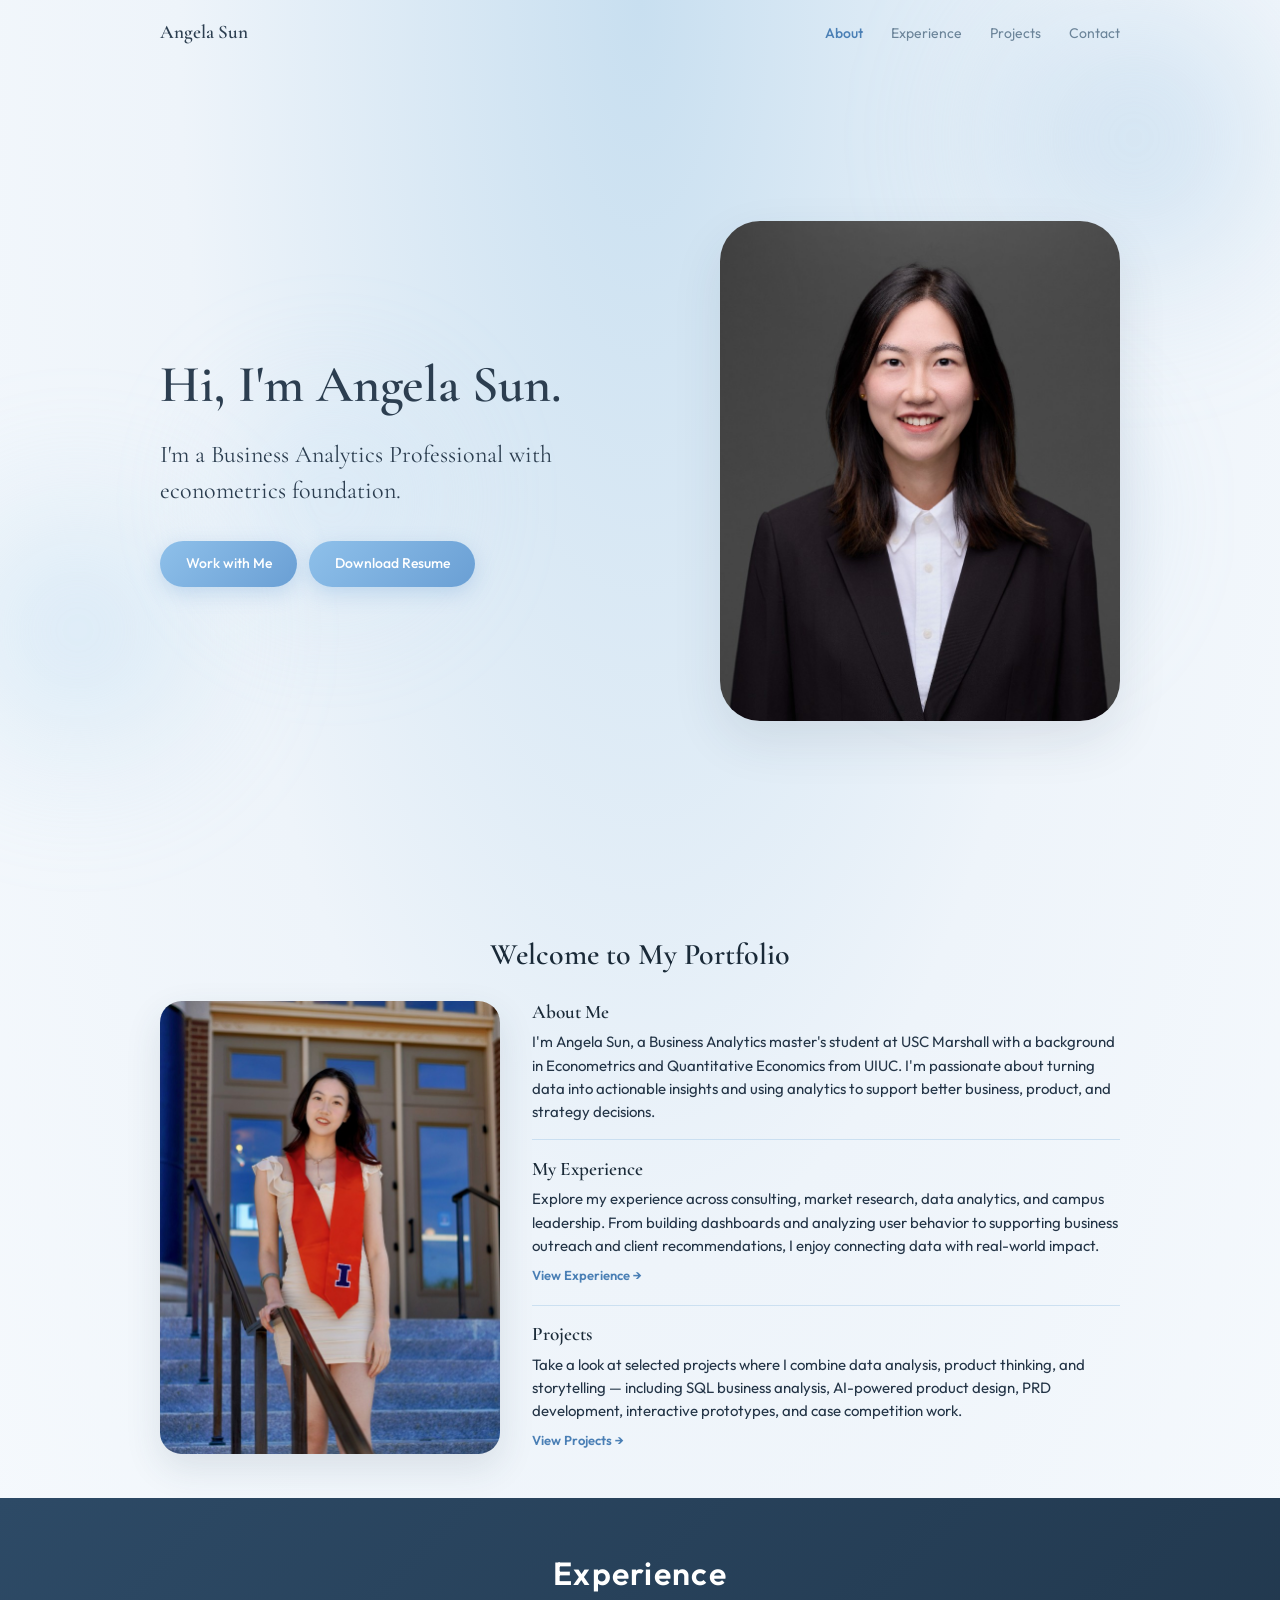
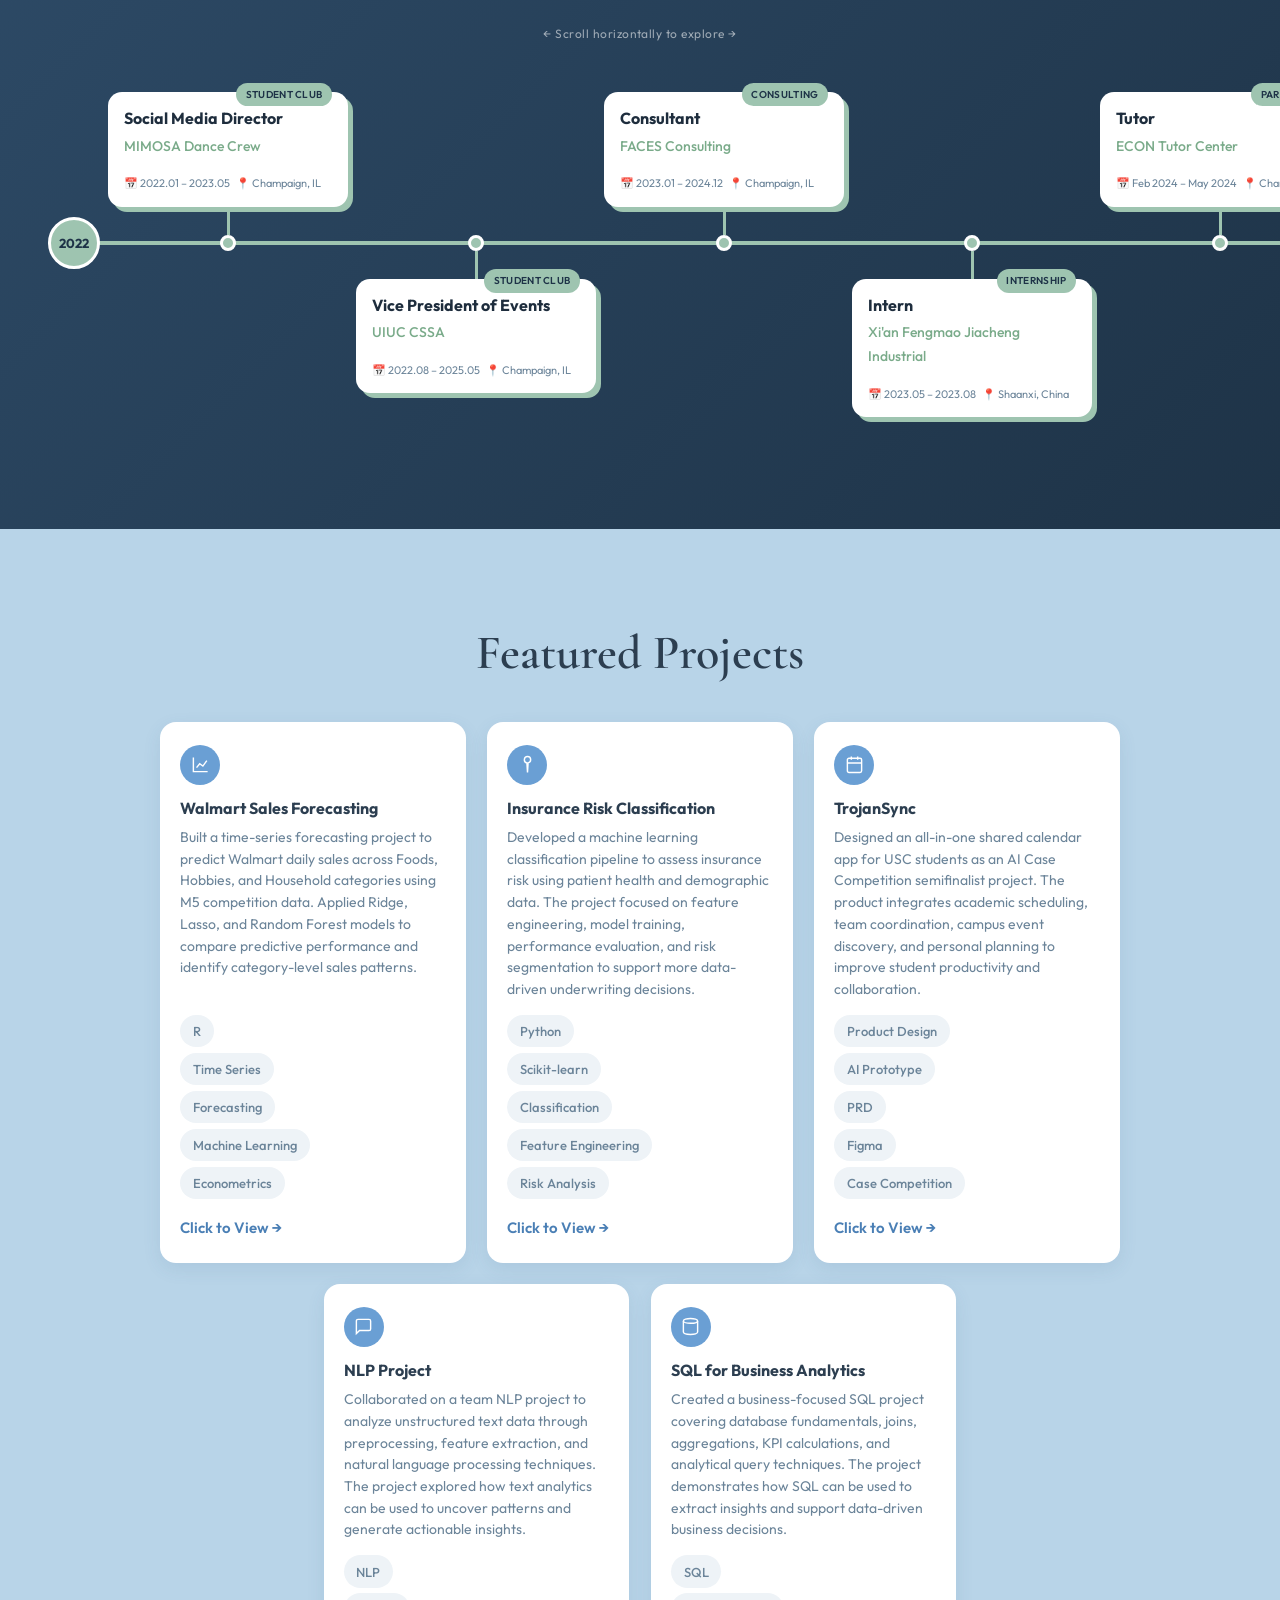
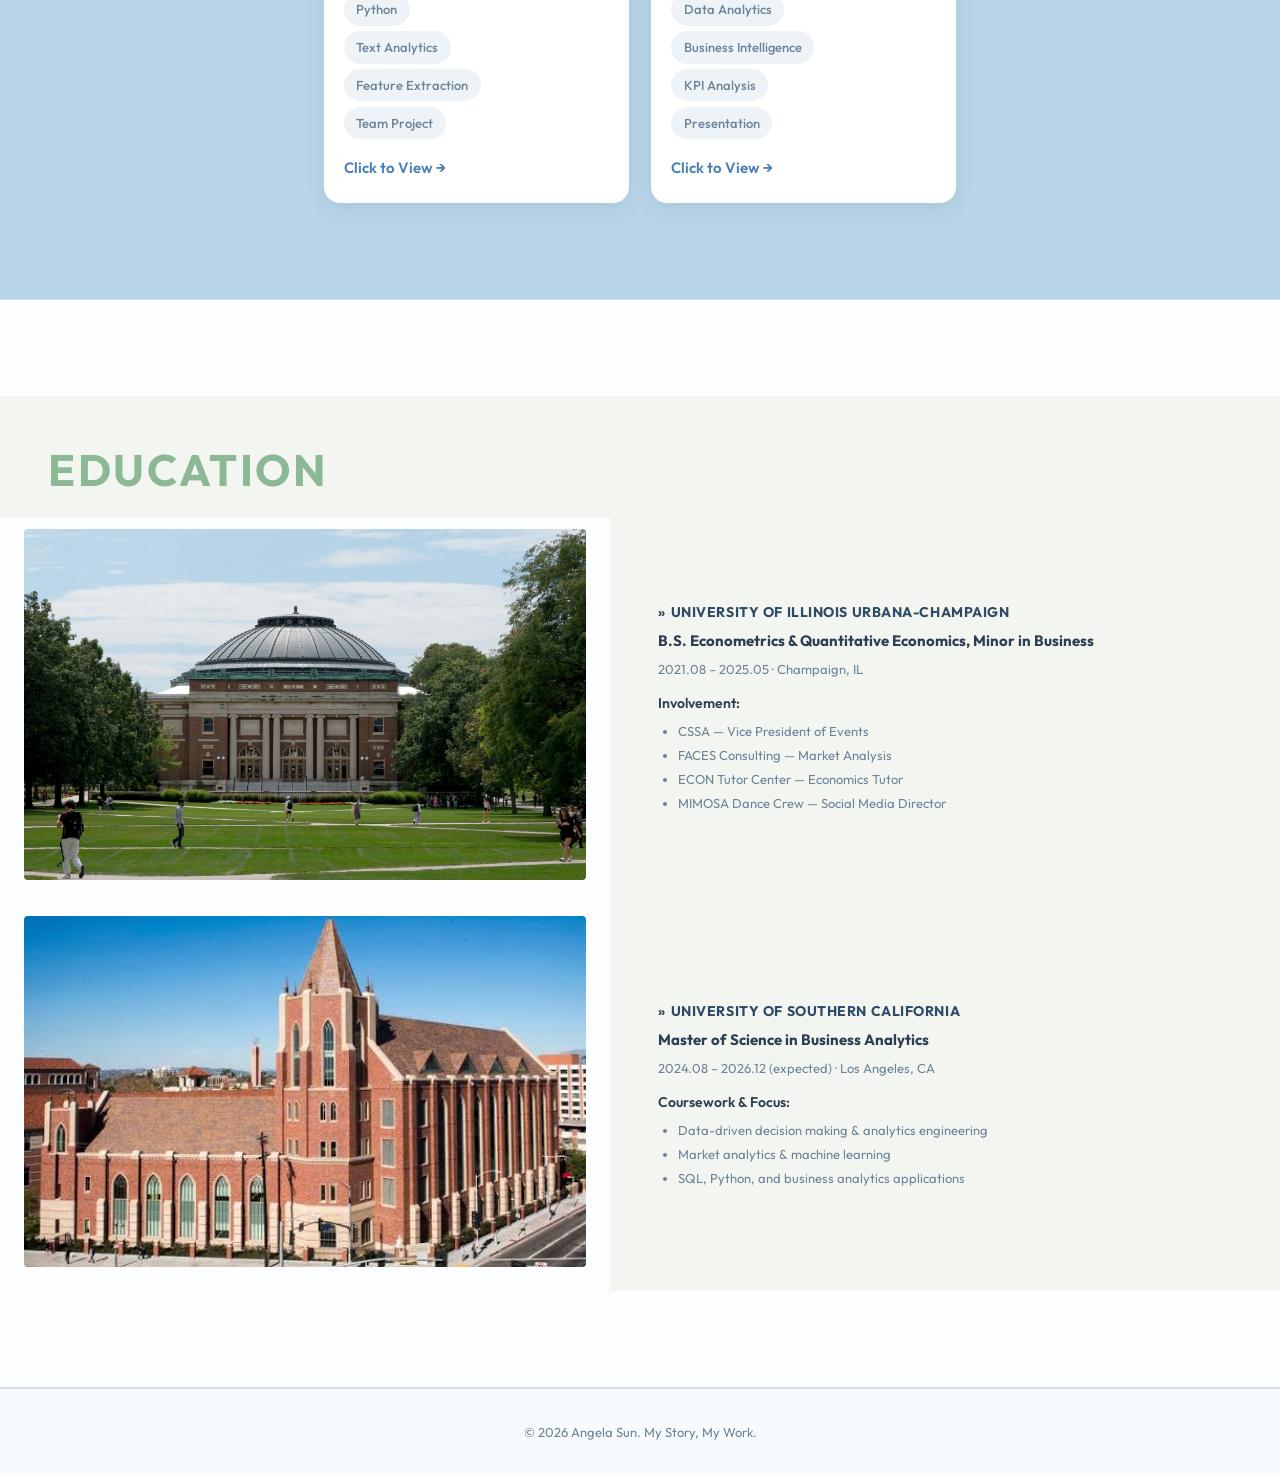
<file: index.html>
<!DOCTYPE html>
<html lang="en">
<head>
  <meta charset="UTF-8">
  <meta name="viewport" content="width=device-width, initial-scale=1.0">
  <meta name="description" content="Angela Sun — MSBA candidate at USC Marshall. Business analytics, data science, and portfolio projects.">
  <title>Angela Sun | About</title>
  <link rel="preconnect" href="https://fonts.googleapis.com">
  <link rel="preconnect" href="https://fonts.gstatic.com" crossorigin>
  <link href="https://fonts.googleapis.com/css2?family=Cormorant+Garamond:ital,wght@0,400;0,600;1,400&family=Outfit:wght@300;400;500;600&display=swap" rel="stylesheet">
  <link rel="stylesheet" href="css/style.css">
</head>
<body class="page-about">
  <div class="aura-bg" aria-hidden="true">
    <span class="blob blob-1"></span>
    <span class="blob blob-2"></span>
    <span class="blob blob-3"></span>
    <span class="blob blob-4"></span>
  </div>

  <header class="site-header" id="top">
    <nav class="nav container">
      <a href="index.html" class="nav-logo">Angela Sun</a>
      <button class="nav-toggle" aria-label="Toggle menu" aria-expanded="false">
        <span></span><span></span><span></span>
      </button>
      <ul class="nav-links">
        <li><a href="index.html" aria-current="page">About</a></li>
        <li><a href="experience.html">Experience</a></li>
        <li><a href="projects.html">Projects</a></li>
        <li><a href="contact.html">Contact</a></li>
      </ul>
    </nav>
  </header>

  <main>
    <!-- Section 1: Hero -->
    <section class="hero" id="hero">
      <div class="container hero-inner">
        <div class="hero-copy">
          <h1 class="hero-title">Hi, I'm Angela Sun.</h1>
          <p class="hero-subtitle">I'm a Business Analytics Professional with econometrics foundation.</p>
          <div class="hero-actions">
            <a href="contact.html" class="btn btn-hero">Work with Me</a>
            <a href="resume/Huiyi_Angela_Sun_Resume_2026.pdf" class="btn btn-hero-outline" download>Download Resume</a>
          </div>
        </div>
        <div class="hero-photo">
          <div class="hero-photo-frame">
            <img
              class="avatar-photo-hero"
              src="images/angela-headshot.png"
              alt="Portrait of Angela Sun"
              width="400"
              height="500"
            />
          </div>
        </div>
      </div>
    </section>

    <!-- Section 2: Welcome — photo left, text columns right -->
    <section class="welcome panel-section" id="welcome">
      <div class="container">
        <h2 class="section-title-center">Welcome to My Portfolio</h2>
        <div class="welcome-layout">
          <div class="welcome-photo">
            <div class="welcome-photo-frame">
              <img
                class="welcome-photo-img"
                src="images/angela-graduation.png"
                alt="Angela Sun in graduation regalia at UIUC"
                width="360"
                height="480"
              />
            </div>
          </div>
          <div class="welcome-columns">
            <article class="intro-card intro-card--stacked">
              <h3 class="intro-heading">About Me</h3>
              <p>I'm Angela Sun, a Business Analytics master's student at USC Marshall with a background in Econometrics and Quantitative Economics from UIUC. I'm passionate about turning data into actionable insights and using analytics to support better business, product, and strategy decisions.</p>
            </article>
            <article class="intro-card intro-card--stacked">
              <h3 class="intro-heading">My Experience</h3>
              <p>Explore my experience across consulting, market research, data analytics, and campus leadership. From building dashboards and analyzing user behavior to supporting business outreach and client recommendations, I enjoy connecting data with real-world impact.</p>
              <a href="experience.html" class="intro-card-link">View Experience →</a>
            </article>
            <article class="intro-card intro-card--stacked">
              <h3 class="intro-heading">Projects</h3>
              <p>Take a look at selected projects where I combine data analysis, product thinking, and storytelling — including SQL business analysis, AI-powered product design, PRD development, interactive prototypes, and case competition work.</p>
              <a href="projects.html" class="intro-card-link">View Projects →</a>
            </article>
          </div>
        </div>
      </div>
    </section>

    <!-- Section 3: Experience — horizontal timeline -->
    <section class="experience-timeline" id="highlights">
      <div class="container">
        <h2 class="timeline-section-title">Experience</h2>
      </div>
      <p class="timeline-hint">← Scroll horizontally to explore →</p>
      <div class="timeline-h-scroll">
        <div class="timeline-h-track">
          <div class="timeline-h-line" aria-hidden="true"></div>

          <div class="timeline-h-year"><span>2022</span></div>

          <div class="timeline-col timeline-col--top">
            <article class="timeline-h-card">
              <span class="timeline-badge">Student Club</span>
              <h3 class="timeline-role">Social Media Director</h3>
              <p class="timeline-org">MIMOSA Dance Crew</p>
              <div class="timeline-meta">
                <span>📅 2022.01 – 2023.05</span>
                <span>📍 Champaign, IL</span>
              </div>
            </article>
            <div class="timeline-connector" aria-hidden="true"></div>
            <div class="timeline-dot" aria-hidden="true"></div>
          </div>

          <div class="timeline-col timeline-col--bottom">
            <div class="timeline-dot" aria-hidden="true"></div>
            <div class="timeline-connector" aria-hidden="true"></div>
            <article class="timeline-h-card">
              <span class="timeline-badge">Student Club</span>
              <h3 class="timeline-role">Vice President of Events</h3>
              <p class="timeline-org">UIUC CSSA</p>
              <div class="timeline-meta">
                <span>📅 2022.08 – 2025.05</span>
                <span>📍 Champaign, IL</span>
              </div>
            </article>
          </div>

          <div class="timeline-col timeline-col--top">
            <article class="timeline-h-card">
              <span class="timeline-badge">Consulting</span>
              <h3 class="timeline-role">Consultant</h3>
              <p class="timeline-org">FACES Consulting</p>
              <div class="timeline-meta">
                <span>📅 2023.01 – 2024.12</span>
                <span>📍 Champaign, IL</span>
              </div>
            </article>
            <div class="timeline-connector" aria-hidden="true"></div>
            <div class="timeline-dot" aria-hidden="true"></div>
          </div>

          <div class="timeline-col timeline-col--bottom">
            <div class="timeline-dot" aria-hidden="true"></div>
            <div class="timeline-connector" aria-hidden="true"></div>
            <article class="timeline-h-card">
              <span class="timeline-badge">Internship</span>
              <h3 class="timeline-role">Intern</h3>
              <p class="timeline-org">Xi'an Fengmao Jiacheng Industrial</p>
              <div class="timeline-meta">
                <span>📅 2023.05 – 2023.08</span>
                <span>📍 Shaanxi, China</span>
              </div>
            </article>
          </div>

          <div class="timeline-col timeline-col--top">
            <article class="timeline-h-card">
              <span class="timeline-badge">Part-Time</span>
              <h3 class="timeline-role">Tutor</h3>
              <p class="timeline-org">ECON Tutor Center</p>
              <div class="timeline-meta">
                <span>📅 Feb 2024 – May 2024</span>
                <span>📍 Champaign, IL</span>
              </div>
            </article>
            <div class="timeline-connector" aria-hidden="true"></div>
            <div class="timeline-dot" aria-hidden="true"></div>
          </div>

          <div class="timeline-col timeline-col--bottom">
            <div class="timeline-dot" aria-hidden="true"></div>
            <div class="timeline-connector" aria-hidden="true"></div>
            <article class="timeline-h-card">
              <span class="timeline-badge">Competition</span>
              <h3 class="timeline-role">Semi-Finalist · Team Lead</h3>
              <p class="timeline-org">AI Case Competition</p>
              <div class="timeline-meta">
                <span>📅 2025.09</span>
                <span>📍 Los Angeles, CA</span>
              </div>
            </article>
          </div>

          <div class="timeline-h-year"><span>2025</span></div>
        </div>
      </div>
    </section>

    <!-- Section 4: Featured Projects -->
    <section class="projects panel-section" id="projects">
      <div class="container">
        <h2 class="section-title-center section-title-large">Featured Projects</h2>
        <div class="project-cards-grid">
          <article class="project-card">
            <div class="project-card-icon" aria-hidden="true">
              <svg viewBox="0 0 24 24" fill="none" stroke="currentColor" stroke-width="1.8"><path d="M3 3v18h18"/><path d="M7 16l4-5 4 3 5-7"/></svg>
            </div>
            <h3 class="project-card-title">Walmart Sales Forecasting</h3>
            <p>Built a time-series forecasting project to predict Walmart daily sales across Foods, Hobbies, and Household categories using M5 competition data. Applied Ridge, Lasso, and Random Forest models to compare predictive performance and identify category-level sales patterns.</p>
            <ul class="project-tags">
              <li>R</li>
              <li>Time Series</li>
              <li>Forecasting</li>
              <li>Machine Learning</li>
              <li>Econometrics</li>
            </ul>
            <a href="https://github.com/huiyisun-angela/econ-491-walmart-sales-forecast" class="project-card-link" target="_blank" rel="noopener noreferrer">Click to View →</a>
          </article>
          <article class="project-card">
            <div class="project-card-icon" aria-hidden="true">
              <svg viewBox="0 0 24 24" fill="none" stroke="currentColor" stroke-width="1.8"><path d="M12 2a4 4 0 0 1 4 4c0 1.95-1.4 3.58-3.25 3.93L12 22l-.75-12.07A4.001 4.001 0 0 1 12 2z"/></svg>
            </div>
            <h3 class="project-card-title">Insurance Risk Classification</h3>
            <p>Developed a machine learning classification pipeline to assess insurance risk using patient health and demographic data. The project focused on feature engineering, model training, performance evaluation, and risk segmentation to support more data-driven underwriting decisions.</p>
            <ul class="project-tags">
              <li>Python</li>
              <li>Scikit-learn</li>
              <li>Classification</li>
              <li>Feature Engineering</li>
              <li>Risk Analysis</li>
            </ul>
            <a href="https://github.com/huiyisun-angela/insurance-ml-risk" class="project-card-link" target="_blank" rel="noopener noreferrer">Click to View →</a>
          </article>
          <article class="project-card">
            <div class="project-card-icon" aria-hidden="true">
              <svg viewBox="0 0 24 24" fill="none" stroke="currentColor" stroke-width="1.8"><rect x="3" y="4" width="18" height="18" rx="2"/><path d="M16 2v4M8 2v4M3 10h18"/></svg>
            </div>
            <h3 class="project-card-title">TrojanSync</h3>
            <p>Designed an all-in-one shared calendar app for USC students as an AI Case Competition semifinalist project. The product integrates academic scheduling, team coordination, campus event discovery, and personal planning to improve student productivity and collaboration.</p>
            <ul class="project-tags">
              <li>Product Design</li>
              <li>AI Prototype</li>
              <li>PRD</li>
              <li>Figma</li>
              <li>Case Competition</li>
            </ul>
            <a href="https://github.com/huiyisun-angela/trojansync" class="project-card-link" target="_blank" rel="noopener noreferrer">Click to View →</a>
          </article>
          <article class="project-card">
            <div class="project-card-icon" aria-hidden="true">
              <svg viewBox="0 0 24 24" fill="none" stroke="currentColor" stroke-width="1.8"><path d="M21 15a2 2 0 0 1-2 2H7l-4 4V5a2 2 0 0 1 2-2h14a2 2 0 0 1 2 2z"/></svg>
            </div>
            <h3 class="project-card-title">NLP Project</h3>
            <p>Collaborated on a team NLP project to analyze unstructured text data through preprocessing, feature extraction, and natural language processing techniques. The project explored how text analytics can be used to uncover patterns and generate actionable insights.</p>
            <ul class="project-tags">
              <li>NLP</li>
              <li>Python</li>
              <li>Text Analytics</li>
              <li>Feature Extraction</li>
              <li>Team Project</li>
            </ul>
            <a href="https://github.com/huiyisun-angela/nlpioneers" class="project-card-link" target="_blank" rel="noopener noreferrer">Click to View →</a>
          </article>
          <article class="project-card">
            <div class="project-card-icon" aria-hidden="true">
              <svg viewBox="0 0 24 24" fill="none" stroke="currentColor" stroke-width="1.8"><ellipse cx="12" cy="5" rx="9" ry="3"/><path d="M3 5v14c0 1.66 4 3 9 3s9-1.34 9-3V5"/></svg>
            </div>
            <h3 class="project-card-title">SQL for Business Analytics</h3>
            <p>Created a business-focused SQL project covering database fundamentals, joins, aggregations, KPI calculations, and analytical query techniques. The project demonstrates how SQL can be used to extract insights and support data-driven business decisions.</p>
            <ul class="project-tags">
              <li>SQL</li>
              <li>Data Analytics</li>
              <li>Business Intelligence</li>
              <li>KPI Analysis</li>
              <li>Presentation</li>
            </ul>
            <a href="https://github.com/huiyisun-angela/sql-presentation" class="project-card-link" target="_blank" rel="noopener noreferrer">Click to View →</a>
          </article>
        </div>
      </div>
    </section>

    <!-- Section 5: Education -->
    <section class="education panel-section section-alt" id="education">
      <div class="education-layout">
        <h2 class="education-heading">Education</h2>

        <article class="edu-row">
          <div class="edu-row-photo">
            <img
              class="edu-photo"
              src="images/uiuc-dome.png"
              alt="Foellinger Auditorium at University of Illinois Urbana-Champaign"
              width="600"
              height="375"
            />
          </div>
          <div class="edu-row-content">
            <h3 class="edu-school"><span class="edu-chevron" aria-hidden="true">&raquo;</span> University of Illinois Urbana-Champaign</h3>
            <p class="edu-degree">B.S. Econometrics &amp; Quantitative Economics, Minor in Business</p>
            <p class="edu-meta">2021.08 – 2025.05 · Champaign, IL</p>
            <p class="edu-subhead">Involvement:</p>
            <ul class="edu-list">
              <li>CSSA — Vice President of Events</li>
              <li>FACES Consulting — Market Analysis</li>
              <li>ECON Tutor Center — Economics Tutor</li>
              <li>MIMOSA Dance Crew — Social Media Director</li>
            </ul>
          </div>
        </article>

        <article class="edu-row">
          <div class="edu-row-photo">
            <img
              class="edu-photo"
              src="images/usc-campus.png"
              alt="USC campus building at University of Southern California"
              width="600"
              height="375"
            />
          </div>
          <div class="edu-row-content">
            <h3 class="edu-school"><span class="edu-chevron" aria-hidden="true">&raquo;</span> University of Southern California</h3>
            <p class="edu-degree">Master of Science in Business Analytics</p>
            <p class="edu-meta">2024.08 – 2026.12 (expected) · Los Angeles, CA</p>
            <p class="edu-subhead">Coursework &amp; Focus:</p>
            <ul class="edu-list">
              <li>Data-driven decision making &amp; analytics engineering</li>
              <li>Market analytics &amp; machine learning</li>
              <li>SQL, Python, and business analytics applications</li>
            </ul>
          </div>
        </article>
      </div>
    </section>
  </main>

  <footer class="site-footer">
    <div class="container">
      <p>&copy; 2026 Angela Sun. My Story, My Work.</p>
    </div>
  </footer>

  <script src="js/main.js"></script>
</body>
</html>
</file>
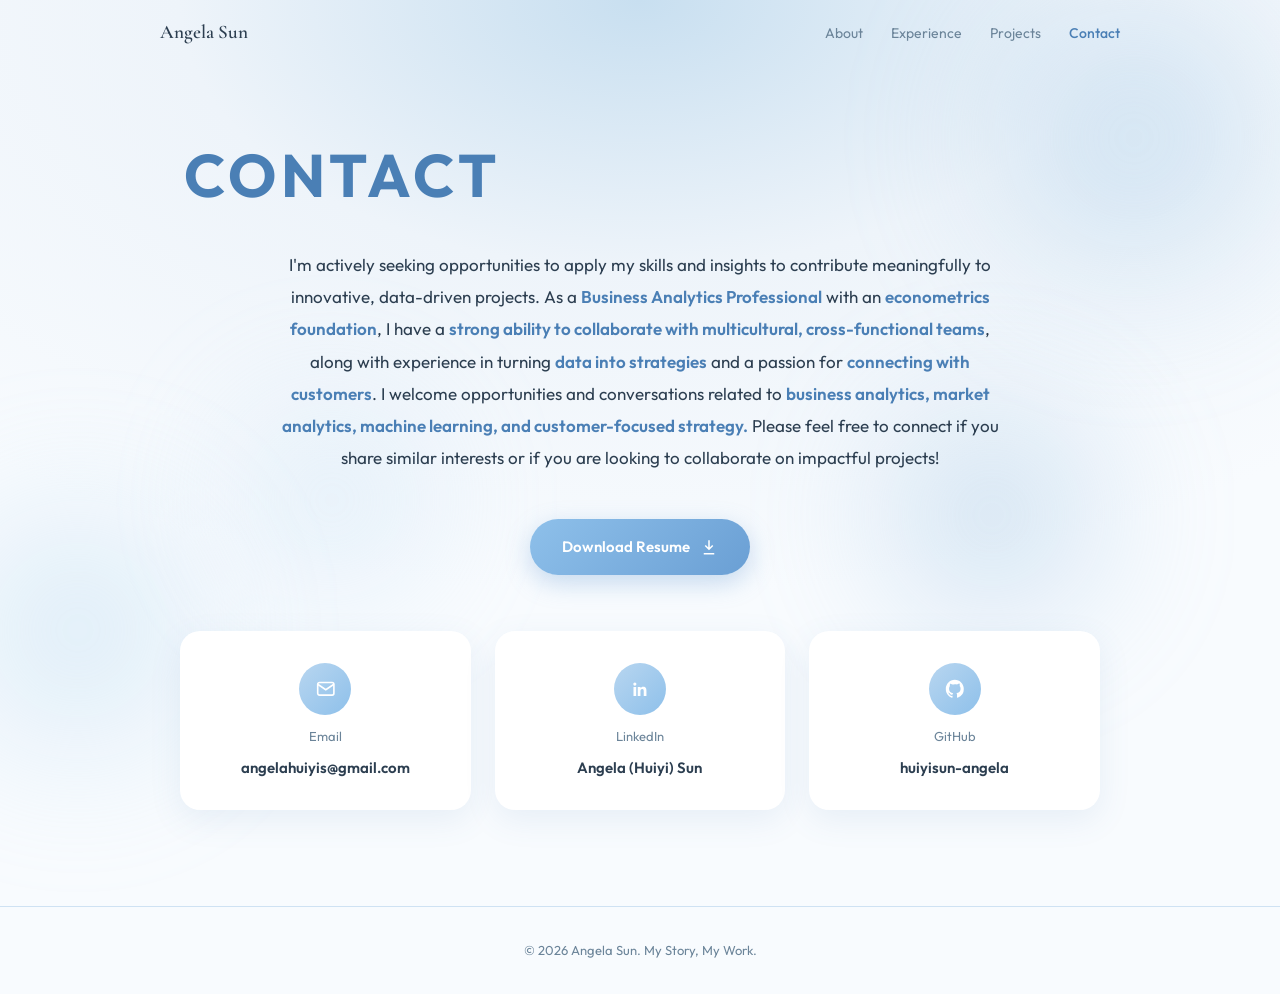
<file: contact.html>
<!DOCTYPE html>
<html lang="en">
<head>
  <meta charset="UTF-8">
  <meta name="viewport" content="width=device-width, initial-scale=1.0">
  <meta name="description" content="Contact Angela Sun — Business Analytics Professional in Los Angeles, CA.">
  <title>Angela Sun | Contact</title>
  <link rel="preconnect" href="https://fonts.googleapis.com">
  <link rel="preconnect" href="https://fonts.gstatic.com" crossorigin>
  <link href="https://fonts.googleapis.com/css2?family=Cormorant+Garamond:ital,wght@0,400;0,600;1,400&family=Outfit:wght@300;400;500;600&display=swap" rel="stylesheet">
  <link rel="stylesheet" href="css/style.css">
</head>
<body class="page-contact">
  <div class="aura-bg" aria-hidden="true">
    <span class="blob blob-1"></span>
    <span class="blob blob-2"></span>
    <span class="blob blob-3"></span>
    <span class="blob blob-4"></span>
  </div>

  <header class="site-header" id="top">
    <nav class="nav container">
      <a href="index.html" class="nav-logo">Angela Sun</a>
      <button class="nav-toggle" aria-label="Toggle menu" aria-expanded="false">
        <span></span><span></span><span></span>
      </button>
      <ul class="nav-links">
        <li><a href="index.html">About</a></li>
        <li><a href="experience.html">Experience</a></li>
        <li><a href="projects.html">Projects</a></li>
        <li><a href="contact.html" aria-current="page">Contact</a></li>
      </ul>
    </nav>
  </header>

  <main>
    <section class="contact-page">
      <div class="container contact-page-inner">
        <header class="contact-page-header">
          <h1 class="page-title">Contact</h1>
        </header>
        <p class="contact-intro">
          I'm actively seeking opportunities to apply my skills and insights to contribute meaningfully to innovative, data-driven projects. As a <strong>Business Analytics Professional</strong> with an <strong>econometrics foundation</strong>, I have a <strong>strong ability to collaborate with multicultural, cross-functional teams</strong>, along with experience in turning <strong>data into strategies</strong> and a passion for <strong>connecting with customers</strong>. I welcome opportunities and conversations related to <strong>business analytics, market analytics, machine learning, and customer-focused strategy.</strong> Please feel free to connect if you share similar interests or if you are looking to collaborate on impactful projects!
        </p>

        <div class="contact-actions">
          <a href="resume/Huiyi_Angela_Sun_Resume_2026.pdf" class="contact-btn-resume" download>
            Download Resume
            <svg class="contact-btn-icon" viewBox="0 0 24 24" fill="none" stroke="currentColor" stroke-width="2" aria-hidden="true">
              <path d="M12 3v12M7 10l5 5 5-5"/>
              <path d="M5 21h14"/>
            </svg>
          </a>
        </div>

        <div class="contact-cards">
          <a href="mailto:angelahuiyis@gmail.com" class="contact-card">
            <span class="contact-card-icon" aria-hidden="true">
              <svg viewBox="0 0 24 24" fill="none" stroke="currentColor" stroke-width="1.8">
                <rect x="3" y="5" width="18" height="14" rx="2"/>
                <path d="M3 7l9 6 9-6"/>
              </svg>
            </span>
            <span class="contact-card-label">Email</span>
            <span class="contact-card-value">angelahuiyis@gmail.com</span>
          </a>

          <a href="https://linkedin.com/in/huiyisun" class="contact-card" target="_blank" rel="noopener noreferrer">
            <span class="contact-card-icon" aria-hidden="true">
              <svg viewBox="0 0 24 24" fill="currentColor">
                <path d="M6.5 8.5a1.75 1.75 0 1 1 0-3.5 1.75 1.75 0 0 1 0 3.5zM5 10h3v10H5V10zm5 0h2.9v1.37h.04c.4-.76 1.38-1.56 2.84-1.56 3.04 0 3.6 2 3.6 4.6V20h-3v-5.1c0-1.22-.02-2.78-1.7-2.78-1.7 0-1.96 1.33-1.96 2.7V20h-3V10z"/>
              </svg>
            </span>
            <span class="contact-card-label">LinkedIn</span>
            <span class="contact-card-value">Angela (Huiyi) Sun</span>
          </a>

          <a href="https://github.com/huiyisun-angela" class="contact-card" target="_blank" rel="noopener noreferrer">
            <span class="contact-card-icon" aria-hidden="true">
              <svg viewBox="0 0 24 24" fill="currentColor">
                <path d="M12 2C6.48 2 2 6.58 2 12.26c0 4.52 2.87 8.35 6.84 9.7.5.1.68-.22.68-.48 0-.24-.01-.87-.01-1.7-2.78.62-3.37-1.36-3.37-1.36-.45-1.17-1.1-1.48-1.1-1.48-.9-.63.07-.62.07-.62 1 .07 1.53 1.05 1.53 1.05.89 1.56 2.34 1.11 2.91.85.09-.67.35-1.11.63-1.37-2.22-.26-4.56-1.14-4.56-5.07 0-1.12.39-2.03 1.03-2.75-.1-.26-.45-1.32.1-2.74 0 0 .84-.27 2.75 1.02A9.3 9.3 0 0 1 12 6.84c.85.004 1.71.12 2.51.34 1.91-1.29 2.75-1.02 2.75-1.02.55 1.42.2 2.48.1 2.74.64.72 1.03 1.63 1.03 2.75 0 3.94-2.34 4.81-4.57 5.07.36.32.68.94.68 1.9 0 1.37-.01 2.47-.01 2.81 0 .27.18.59.69.49A10.03 10.03 0 0 0 22 12.26C22 6.58 17.52 2 12 2z"/>
              </svg>
            </span>
            <span class="contact-card-label">GitHub</span>
            <span class="contact-card-value">huiyisun-angela</span>
          </a>
        </div>
      </div>
    </section>
  </main>

  <footer class="site-footer">
    <div class="container">
      <p>&copy; 2026 Angela Sun. My Story, My Work.</p>
    </div>
  </footer>

  <script src="js/main.js"></script>
</body>
</html>
</file>
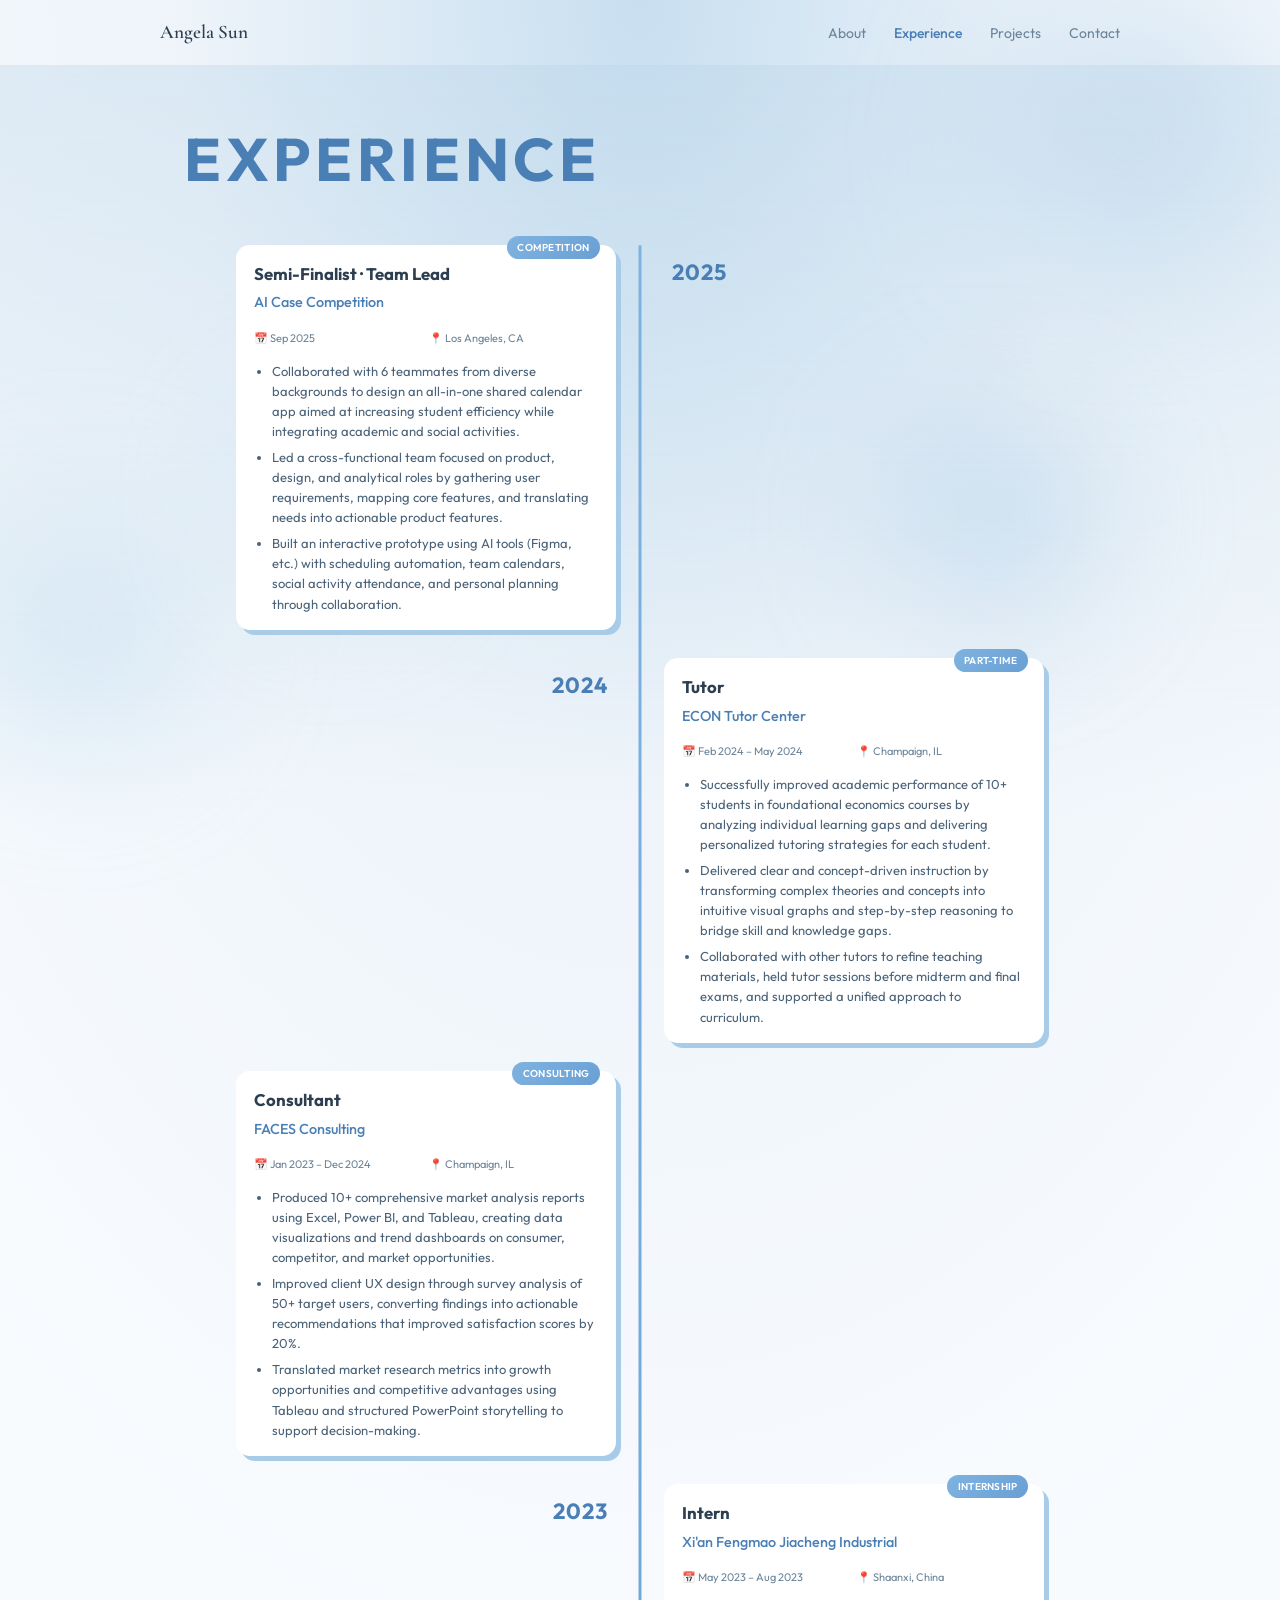
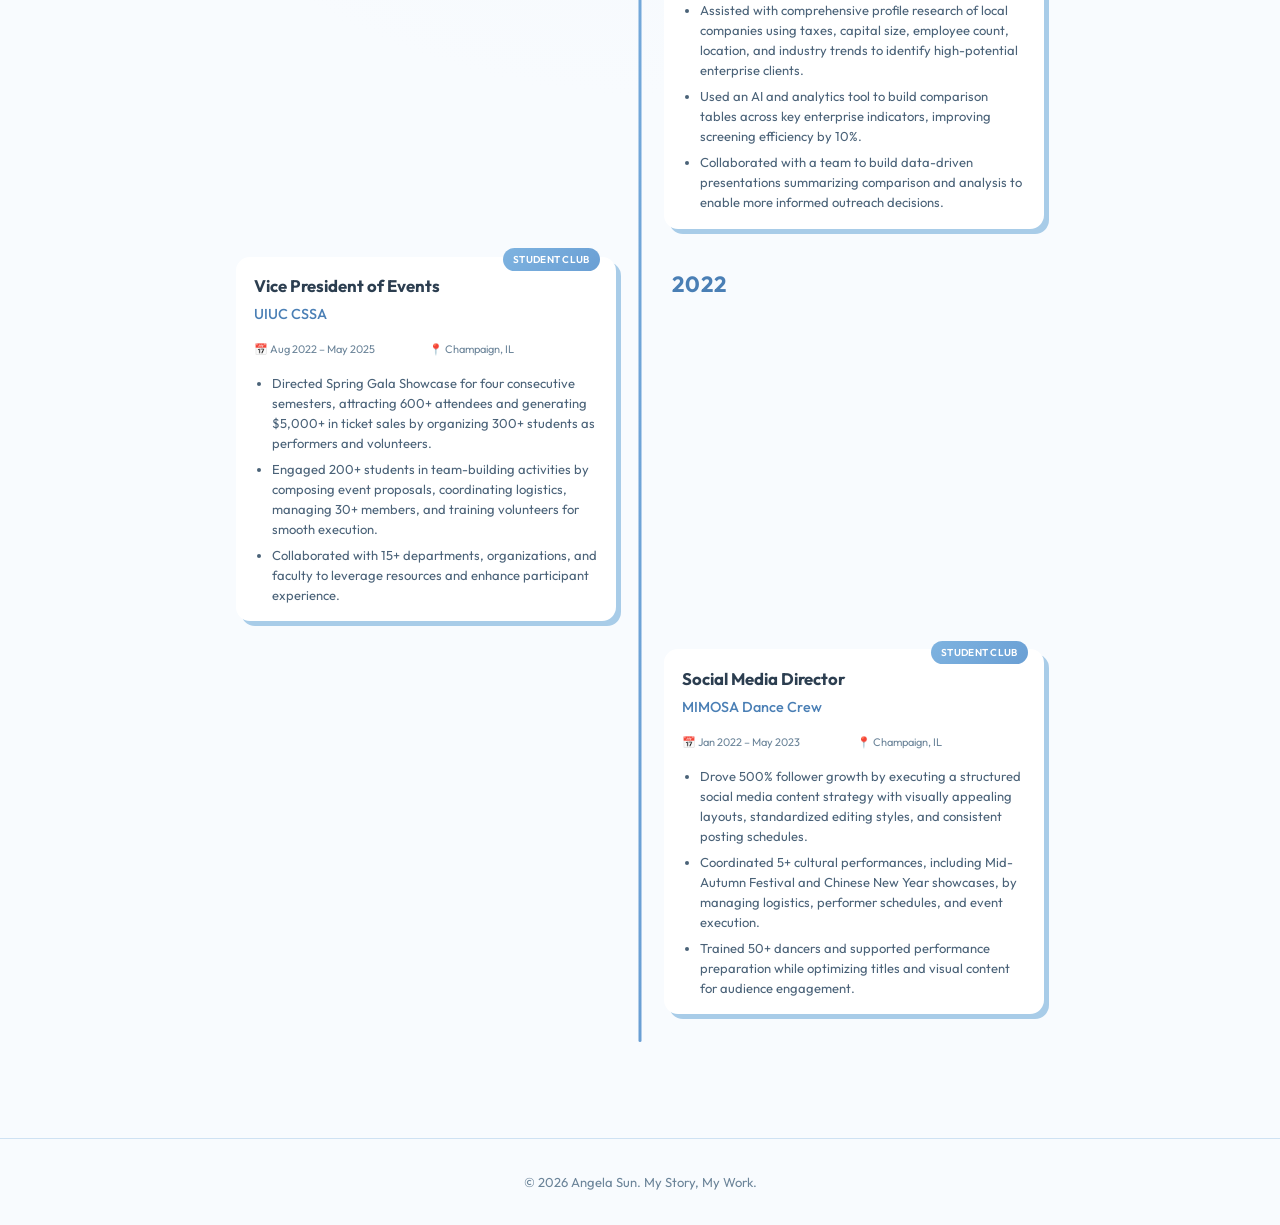
<file: experience.html>
<!DOCTYPE html>
<html lang="en">
<head>
  <meta charset="UTF-8">
  <meta name="viewport" content="width=device-width, initial-scale=1.0">
  <meta name="description" content="Angela Sun — Professional experience in consulting, internships, and campus leadership.">
  <title>Angela Sun | Experience</title>
  <link rel="preconnect" href="https://fonts.googleapis.com">
  <link rel="preconnect" href="https://fonts.gstatic.com" crossorigin>
  <link href="https://fonts.googleapis.com/css2?family=Cormorant+Garamond:ital,wght@0,400;0,600;1,400&family=Outfit:wght@300;400;500;600&display=swap" rel="stylesheet">
  <link rel="stylesheet" href="css/style.css">
</head>
<body class="page-experience">
  <div class="aura-bg" aria-hidden="true">
    <span class="blob blob-1"></span>
    <span class="blob blob-2"></span>
    <span class="blob blob-3"></span>
    <span class="blob blob-4"></span>
  </div>

  <header class="site-header" id="top">
    <nav class="nav container">
      <a href="index.html" class="nav-logo">Angela Sun</a>
      <button class="nav-toggle" aria-label="Toggle menu" aria-expanded="false">
        <span></span><span></span><span></span>
      </button>
      <ul class="nav-links">
        <li><a href="index.html">About</a></li>
        <li><a href="experience.html" aria-current="page">Experience</a></li>
        <li><a href="projects.html">Projects</a></li>
        <li><a href="contact.html">Contact</a></li>
      </ul>
    </nav>
  </header>

  <main>
    <section class="experience-v-page">
      <div class="container-wide experience-v-inner">
        <header class="experience-v-header">
          <h1 class="page-title experience-v-title">Experience</h1>
        </header>

        <div class="experience-v-timeline">
          <div class="experience-v-line" aria-hidden="true"></div>

          <article class="experience-v-item experience-v-item--left">
            <div class="experience-v-card">
              <span class="experience-v-badge">Competition</span>
              <h2 class="experience-v-role">Semi-Finalist · Team Lead</h2>
              <p class="experience-v-org">AI Case Competition</p>
              <div class="experience-v-meta">
                <span>📅 Sep 2025</span>
                <span>📍 Los Angeles, CA</span>
              </div>
              <ul class="experience-v-list">
                <li>Collaborated with 6 teammates from diverse backgrounds to design an all-in-one shared calendar app aimed at increasing student efficiency while integrating academic and social activities.</li>
                <li>Led a cross-functional team focused on product, design, and analytical roles by gathering user requirements, mapping core features, and translating needs into actionable product features.</li>
                <li>Built an interactive prototype using AI tools (Figma, etc.) with scheduling automation, team calendars, social activity attendance, and personal planning through collaboration.</li>
              </ul>
            </div>
            <div class="experience-v-marker" aria-hidden="true">
              <span class="experience-v-node"></span>
            </div>
            <div class="experience-v-year-label">
              <span class="experience-v-year">2025</span>
            </div>
          </article>

          <article class="experience-v-item experience-v-item--right">
            <div class="experience-v-year-label">
              <span class="experience-v-year">2024</span>
            </div>
            <div class="experience-v-marker" aria-hidden="true">
              <span class="experience-v-node"></span>
            </div>
            <div class="experience-v-card">
              <span class="experience-v-badge">Part-Time</span>
              <h2 class="experience-v-role">Tutor</h2>
              <p class="experience-v-org">ECON Tutor Center</p>
              <div class="experience-v-meta">
                <span>📅 Feb 2024 – May 2024</span>
                <span>📍 Champaign, IL</span>
              </div>
              <ul class="experience-v-list">
                <li>Successfully improved academic performance of 10+ students in foundational economics courses by analyzing individual learning gaps and delivering personalized tutoring strategies for each student.</li>
                <li>Delivered clear and concept-driven instruction by transforming complex theories and concepts into intuitive visual graphs and step-by-step reasoning to bridge skill and knowledge gaps.</li>
                <li>Collaborated with other tutors to refine teaching materials, held tutor sessions before midterm and final exams, and supported a unified approach to curriculum.</li>
              </ul>
            </div>
          </article>

          <article class="experience-v-item experience-v-item--left">
            <div class="experience-v-card">
              <span class="experience-v-badge">Consulting</span>
              <h2 class="experience-v-role">Consultant</h2>
              <p class="experience-v-org">FACES Consulting</p>
              <div class="experience-v-meta">
                <span>📅 Jan 2023 – Dec 2024</span>
                <span>📍 Champaign, IL</span>
              </div>
              <ul class="experience-v-list">
                <li>Produced 10+ comprehensive market analysis reports using Excel, Power BI, and Tableau, creating data visualizations and trend dashboards on consumer, competitor, and market opportunities.</li>
                <li>Improved client UX design through survey analysis of 50+ target users, converting findings into actionable recommendations that improved satisfaction scores by 20%.</li>
                <li>Translated market research metrics into growth opportunities and competitive advantages using Tableau and structured PowerPoint storytelling to support decision-making.</li>
              </ul>
            </div>
            <div class="experience-v-marker" aria-hidden="true">
              <span class="experience-v-node"></span>
            </div>
            <div class="experience-v-year-label" aria-hidden="true"></div>
          </article>

          <article class="experience-v-item experience-v-item--right">
            <div class="experience-v-year-label">
              <span class="experience-v-year">2023</span>
            </div>
            <div class="experience-v-marker" aria-hidden="true">
              <span class="experience-v-node"></span>
            </div>
            <div class="experience-v-card">
              <span class="experience-v-badge">Internship</span>
              <h2 class="experience-v-role">Intern</h2>
              <p class="experience-v-org">Xi'an Fengmao Jiacheng Industrial</p>
              <div class="experience-v-meta">
                <span>📅 May 2023 – Aug 2023</span>
                <span>📍 Shaanxi, China</span>
              </div>
              <ul class="experience-v-list">
                <li>Assisted with comprehensive profile research of local companies using taxes, capital size, employee count, location, and industry trends to identify high-potential enterprise clients.</li>
                <li>Used an AI and analytics tool to build comparison tables across key enterprise indicators, improving screening efficiency by 10%.</li>
                <li>Collaborated with a team to build data-driven presentations summarizing comparison and analysis to enable more informed outreach decisions.</li>
              </ul>
            </div>
          </article>

          <article class="experience-v-item experience-v-item--left">
            <div class="experience-v-card">
              <span class="experience-v-badge">Student Club</span>
              <h2 class="experience-v-role">Vice President of Events</h2>
              <p class="experience-v-org">UIUC CSSA</p>
              <div class="experience-v-meta">
                <span>📅 Aug 2022 – May 2025</span>
                <span>📍 Champaign, IL</span>
              </div>
              <ul class="experience-v-list">
                <li>Directed Spring Gala Showcase for four consecutive semesters, attracting 600+ attendees and generating $5,000+ in ticket sales by organizing 300+ students as performers and volunteers.</li>
                <li>Engaged 200+ students in team-building activities by composing event proposals, coordinating logistics, managing 30+ members, and training volunteers for smooth execution.</li>
                <li>Collaborated with 15+ departments, organizations, and faculty to leverage resources and enhance participant experience.</li>
              </ul>
            </div>
            <div class="experience-v-marker" aria-hidden="true">
              <span class="experience-v-node"></span>
            </div>
            <div class="experience-v-year-label">
              <span class="experience-v-year">2022</span>
            </div>
          </article>

          <article class="experience-v-item experience-v-item--right">
            <div class="experience-v-year-label" aria-hidden="true"></div>
            <div class="experience-v-marker" aria-hidden="true">
              <span class="experience-v-node"></span>
            </div>
            <div class="experience-v-card">
              <span class="experience-v-badge">Student Club</span>
              <h2 class="experience-v-role">Social Media Director</h2>
              <p class="experience-v-org">MIMOSA Dance Crew</p>
              <div class="experience-v-meta">
                <span>📅 Jan 2022 – May 2023</span>
                <span>📍 Champaign, IL</span>
              </div>
              <ul class="experience-v-list">
                <li>Drove 500% follower growth by executing a structured social media content strategy with visually appealing layouts, standardized editing styles, and consistent posting schedules.</li>
                <li>Coordinated 5+ cultural performances, including Mid-Autumn Festival and Chinese New Year showcases, by managing logistics, performer schedules, and event execution.</li>
                <li>Trained 50+ dancers and supported performance preparation while optimizing titles and visual content for audience engagement.</li>
              </ul>
            </div>
          </article>
        </div>
      </div>
    </section>
  </main>

  <footer class="site-footer">
    <div class="container">
      <p>&copy; 2026 Angela Sun. My Story, My Work.</p>
    </div>
  </footer>

  <script src="js/main.js"></script>
</body>
</html>
</file>
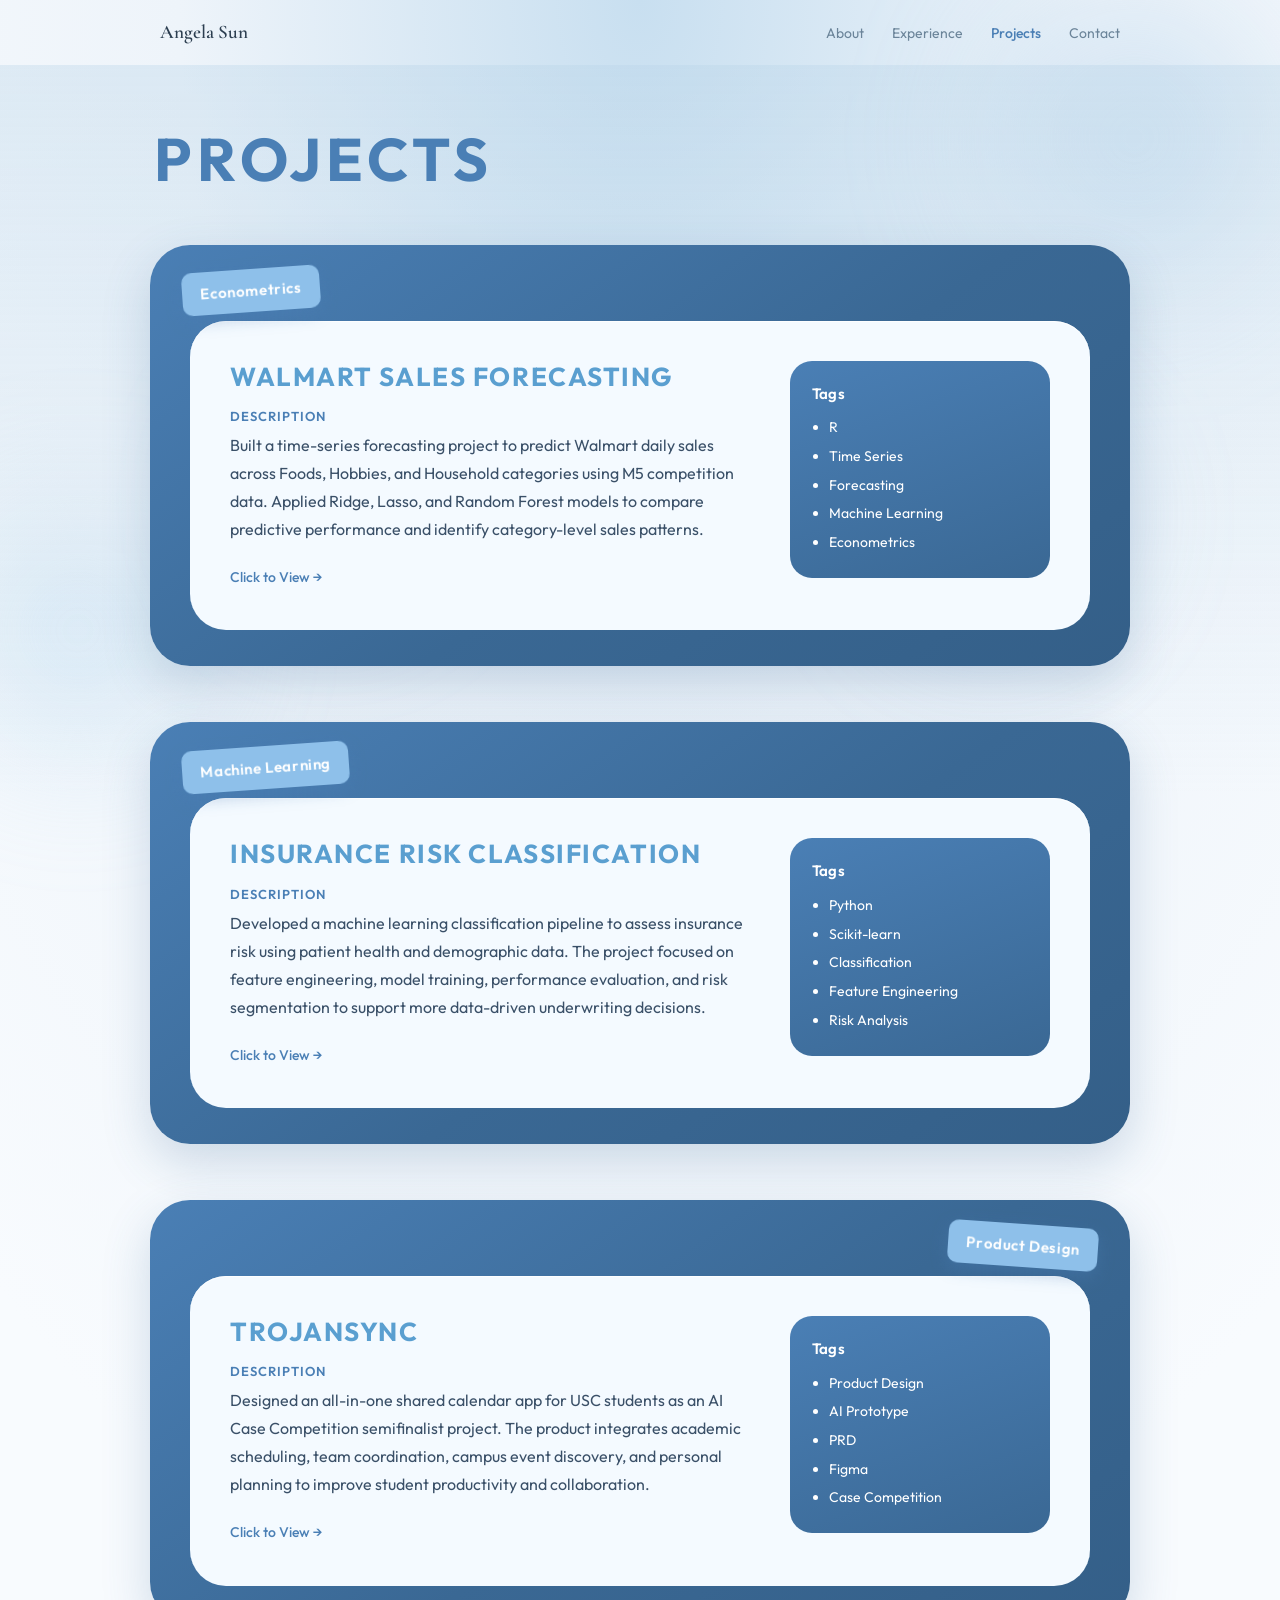
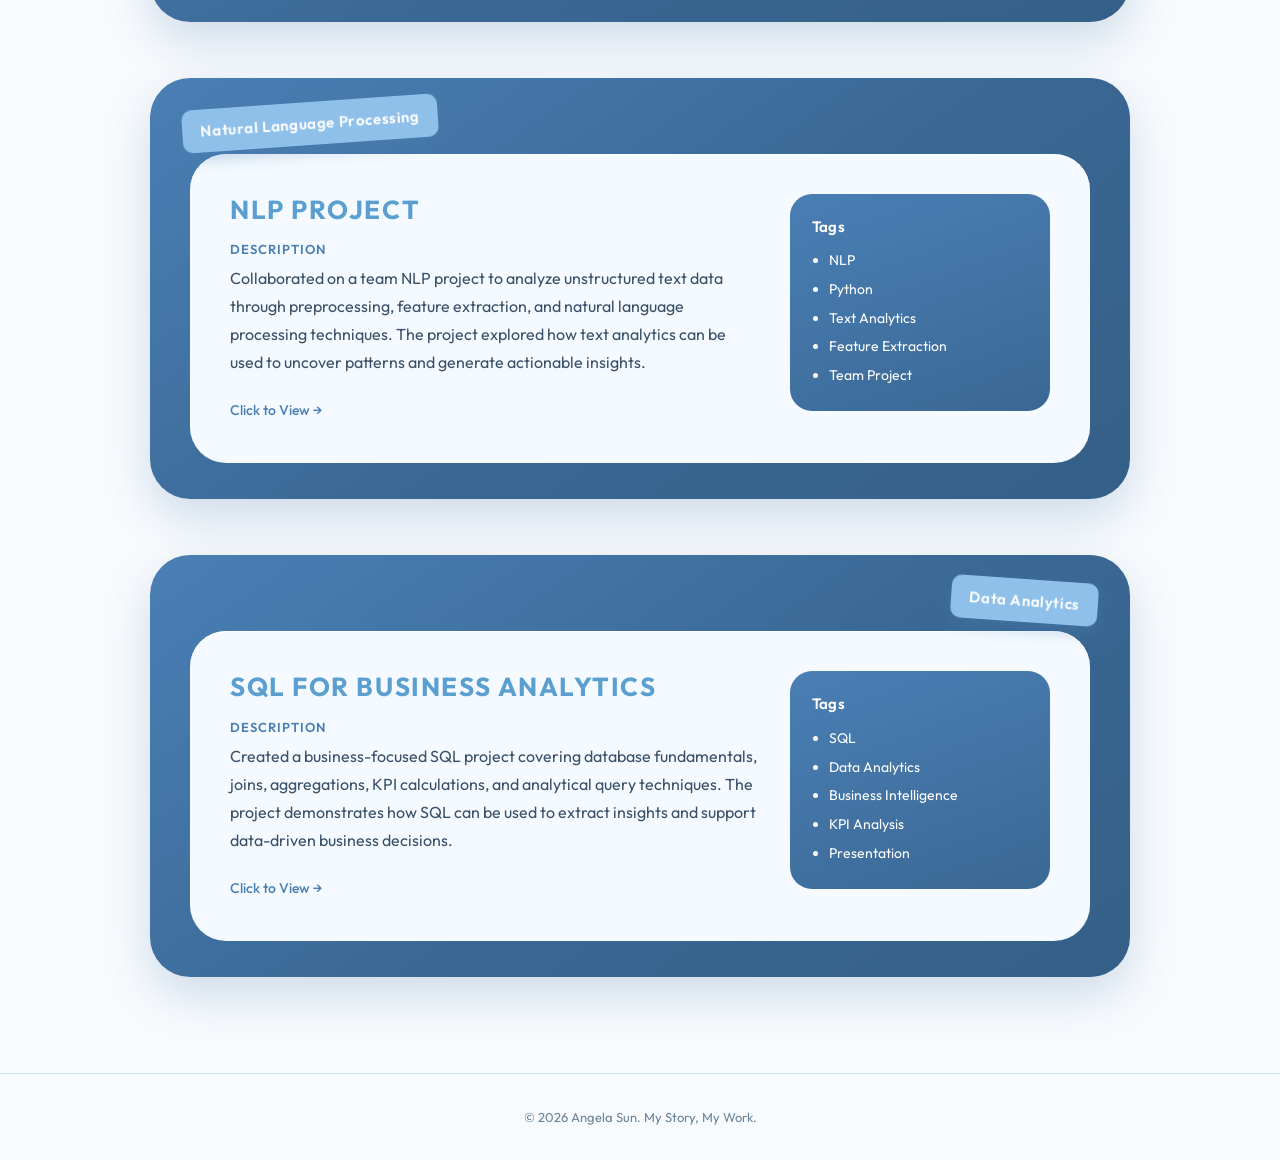
<file: projects.html>
<!DOCTYPE html>
<html lang="en">
<head>
  <meta charset="UTF-8">
  <meta name="viewport" content="width=device-width, initial-scale=1.0">
  <meta name="description" content="Angela Sun — Featured projects in machine learning, NLP, product design, and analytics.">
  <title>Angela Sun | Projects</title>
  <link rel="preconnect" href="https://fonts.googleapis.com">
  <link rel="preconnect" href="https://fonts.gstatic.com" crossorigin>
  <link href="https://fonts.googleapis.com/css2?family=Cormorant+Garamond:ital,wght@0,400;0,600;1,400&family=Outfit:wght@300;400;500;600&display=swap" rel="stylesheet">
  <link rel="stylesheet" href="css/style.css">
</head>
<body class="page-projects">
  <div class="aura-bg" aria-hidden="true">
    <span class="blob blob-1"></span>
    <span class="blob blob-2"></span>
    <span class="blob blob-3"></span>
    <span class="blob blob-4"></span>
  </div>

  <header class="site-header" id="top">
    <nav class="nav container">
      <a href="index.html" class="nav-logo">Angela Sun</a>
      <button class="nav-toggle" aria-label="Toggle menu" aria-expanded="false">
        <span></span><span></span><span></span>
      </button>
      <ul class="nav-links">
        <li><a href="index.html">About</a></li>
        <li><a href="experience.html">Experience</a></li>
        <li><a href="projects.html" aria-current="page">Projects</a></li>
        <li><a href="contact.html">Contact</a></li>
      </ul>
    </nav>
  </header>

  <main>
    <section class="projects-showcase-page">
      <div class="container-wide projects-showcase-inner">
        <header class="projects-showcase-header">
          <h1 class="page-title projects-showcase-title">Projects</h1>
        </header>

        <div class="projects-showcase-list">
          <article class="project-showcase">
            <div class="project-showcase-frame">
              <span class="project-showcase-tag project-showcase-tag--left">Econometrics</span>
              <div class="project-showcase-card">
                <div class="project-showcase-main">
                  <h2 class="project-showcase-name">Walmart Sales Forecasting</h2>
                  <div class="project-showcase-detail">
                    <div class="project-showcase-block">
                      <h3 class="project-showcase-label">Description</h3>
                      <p class="project-showcase-text">Built a time-series forecasting project to predict Walmart daily sales across Foods, Hobbies, and Household categories using M5 competition data. Applied Ridge, Lasso, and Random Forest models to compare predictive performance and identify category-level sales patterns.</p>
                    </div>
                  </div>
                  <a href="https://github.com/huiyisun-angela/econ-491-walmart-sales-forecast" class="project-showcase-link" target="_blank" rel="noopener noreferrer">Click to View →</a>
                </div>
                <aside class="project-showcase-skills">
                  <h3 class="project-showcase-skills-title">Tags</h3>
                  <ul>
                    <li>R</li>
                    <li>Time Series</li>
                    <li>Forecasting</li>
                    <li>Machine Learning</li>
                    <li>Econometrics</li>
                  </ul>
                </aside>
              </div>
            </div>
          </article>

          <article class="project-showcase">
            <div class="project-showcase-frame">
              <span class="project-showcase-tag project-showcase-tag--left">Machine Learning</span>
              <div class="project-showcase-card">
                <div class="project-showcase-main">
                  <h2 class="project-showcase-name">Insurance Risk Classification</h2>
                  <div class="project-showcase-detail">
                    <div class="project-showcase-block">
                      <h3 class="project-showcase-label">Description</h3>
                      <p class="project-showcase-text">Developed a machine learning classification pipeline to assess insurance risk using patient health and demographic data. The project focused on feature engineering, model training, performance evaluation, and risk segmentation to support more data-driven underwriting decisions.</p>
                    </div>
                  </div>
                  <a href="https://github.com/huiyisun-angela/insurance-ml-risk" class="project-showcase-link" target="_blank" rel="noopener noreferrer">Click to View →</a>
                </div>
                <aside class="project-showcase-skills">
                  <h3 class="project-showcase-skills-title">Tags</h3>
                  <ul>
                    <li>Python</li>
                    <li>Scikit-learn</li>
                    <li>Classification</li>
                    <li>Feature Engineering</li>
                    <li>Risk Analysis</li>
                  </ul>
                </aside>
              </div>
            </div>
          </article>

          <article class="project-showcase">
            <div class="project-showcase-frame">
              <span class="project-showcase-tag project-showcase-tag--right">Product Design</span>
              <div class="project-showcase-card">
                <div class="project-showcase-main">
                  <h2 class="project-showcase-name">TrojanSync</h2>
                  <div class="project-showcase-detail">
                    <div class="project-showcase-block">
                      <h3 class="project-showcase-label">Description</h3>
                      <p class="project-showcase-text">Designed an all-in-one shared calendar app for USC students as an AI Case Competition semifinalist project. The product integrates academic scheduling, team coordination, campus event discovery, and personal planning to improve student productivity and collaboration.</p>
                    </div>
                  </div>
                  <a href="https://github.com/huiyisun-angela/trojansync" class="project-showcase-link" target="_blank" rel="noopener noreferrer">Click to View →</a>
                </div>
                <aside class="project-showcase-skills">
                  <h3 class="project-showcase-skills-title">Tags</h3>
                  <ul>
                    <li>Product Design</li>
                    <li>AI Prototype</li>
                    <li>PRD</li>
                    <li>Figma</li>
                    <li>Case Competition</li>
                  </ul>
                </aside>
              </div>
            </div>
          </article>

          <article class="project-showcase">
            <div class="project-showcase-frame">
              <span class="project-showcase-tag project-showcase-tag--left">Natural Language Processing</span>
              <div class="project-showcase-card">
                <div class="project-showcase-main">
                  <h2 class="project-showcase-name">NLP Project</h2>
                  <div class="project-showcase-detail">
                    <div class="project-showcase-block">
                      <h3 class="project-showcase-label">Description</h3>
                      <p class="project-showcase-text">Collaborated on a team NLP project to analyze unstructured text data through preprocessing, feature extraction, and natural language processing techniques. The project explored how text analytics can be used to uncover patterns and generate actionable insights.</p>
                    </div>
                  </div>
                  <a href="https://github.com/huiyisun-angela/nlpioneers" class="project-showcase-link" target="_blank" rel="noopener noreferrer">Click to View →</a>
                </div>
                <aside class="project-showcase-skills">
                  <h3 class="project-showcase-skills-title">Tags</h3>
                  <ul>
                    <li>NLP</li>
                    <li>Python</li>
                    <li>Text Analytics</li>
                    <li>Feature Extraction</li>
                    <li>Team Project</li>
                  </ul>
                </aside>
              </div>
            </div>
          </article>

          <article class="project-showcase">
            <div class="project-showcase-frame">
              <span class="project-showcase-tag project-showcase-tag--right">Data Analytics</span>
              <div class="project-showcase-card">
                <div class="project-showcase-main">
                  <h2 class="project-showcase-name">SQL for Business Analytics</h2>
                  <div class="project-showcase-detail">
                    <div class="project-showcase-block">
                      <h3 class="project-showcase-label">Description</h3>
                      <p class="project-showcase-text">Created a business-focused SQL project covering database fundamentals, joins, aggregations, KPI calculations, and analytical query techniques. The project demonstrates how SQL can be used to extract insights and support data-driven business decisions.</p>
                    </div>
                  </div>
                  <a href="https://github.com/huiyisun-angela/sql-presentation" class="project-showcase-link" target="_blank" rel="noopener noreferrer">Click to View →</a>
                </div>
                <aside class="project-showcase-skills">
                  <h3 class="project-showcase-skills-title">Tags</h3>
                  <ul>
                    <li>SQL</li>
                    <li>Data Analytics</li>
                    <li>Business Intelligence</li>
                    <li>KPI Analysis</li>
                    <li>Presentation</li>
                  </ul>
                </aside>
              </div>
            </div>
          </article>
        </div>
      </div>
    </section>
  </main>

  <footer class="site-footer">
    <div class="container">
      <p>&copy; 2026 Angela Sun. My Story, My Work.</p>
    </div>
  </footer>

  <script src="js/main.js"></script>
</body>
</html>
</file>
<file: css/style.css>
:root {
  --bg: #eef4fa;
  --surface: rgba(255, 255, 255, 0.85);
  --surface-solid: #ffffff;
  --accent: #6a9fd4;
  --accent-deep: #4a7fb5;
  --accent-light: rgba(184, 214, 240, 0.45);
  --text: #2c3e50;
  --text-muted: #6b8499;
  --border: rgba(180, 210, 235, 0.6);
  --radius: 20px;
  --container: 960px;
  --container-wide: 1140px;
  --section-pad: clamp(4rem, 8vw, 6rem);
  --font-display: "Cormorant Garamond", Georgia, serif;
  --font-body: "Outfit", system-ui, sans-serif;
}

*,
*::before,
*::after {
  box-sizing: border-box;
}

html {
  scroll-behavior: smooth;
}

body {
  margin: 0;
  font-family: var(--font-body);
  font-size: 1rem;
  font-weight: 400;
  line-height: 1.7;
  color: var(--text);
  background: radial-gradient(ellipse 80% 60% at 50% 0%, #c8dff0 0%, #eef4fa 45%, #f8fbfe 100%);
  min-height: 100vh;
  position: relative;
}

img {
  max-width: 100%;
  display: block;
}

a {
  color: var(--accent-deep);
  text-decoration: none;
}

.container {
  width: min(var(--container), 100% - 2.5rem);
  margin-inline: auto;
}

.container-wide {
  width: min(var(--container-wide), 100% - 2.5rem);
  margin-inline: auto;
}

.narrow {
  max-width: 680px;
}

/* Background blobs */
.aura-bg {
  position: fixed;
  inset: 0;
  pointer-events: none;
  z-index: 0;
  overflow: hidden;
}

.blob {
  position: absolute;
  border-radius: 50%;
  filter: blur(60px);
  opacity: 0.5;
}

.blob-1 { width: 420px; height: 420px; background: radial-gradient(circle, #a8cce8 0%, transparent 70%); top: -8%; right: -5%; }
.blob-2 { width: 360px; height: 360px; background: radial-gradient(circle, #b8daf0 0%, transparent 70%); bottom: 10%; left: -8%; }
.blob-3 { width: 280px; height: 280px; background: radial-gradient(circle, #c5e0f5 0%, transparent 70%); top: 40%; left: 15%; }
.blob-4 { width: 320px; height: 320px; background: radial-gradient(circle, #9ec4e4 0%, transparent 70%); bottom: 25%; right: 10%; }

.site-header,
main,
.site-footer {
  position: relative;
  z-index: 1;
}

.panel-section {
  padding: var(--section-pad) 0;
}

.section-alt {
  background: rgba(255, 255, 255, 0.45);
  border-top: 1px solid var(--border);
  border-bottom: 1px solid var(--border);
}

.section-title-center {
  font-family: var(--font-display);
  font-size: clamp(1.75rem, 4vw, 2.5rem);
  font-weight: 600;
  text-align: center;
  margin: 0 0 2.5rem;
  color: var(--text);
}

.section-title-large {
  font-size: clamp(2rem, 5vw, 3rem);
}

h1, h2, h3 {
  font-family: var(--font-display);
  line-height: 1.2;
  color: var(--text);
}

p {
  margin: 0 0 1rem;
}

/* Header */
.site-header {
  position: sticky;
  top: 0;
  z-index: 100;
  background: transparent;
  transition: background 0.3s, box-shadow 0.3s;
}

.site-header.scrolled {
  background: rgba(255, 255, 255, 0.85);
  backdrop-filter: blur(12px);
  box-shadow: 0 1px 0 var(--border);
}

.nav {
  display: flex;
  align-items: center;
  justify-content: space-between;
  padding: 1rem 0;
}

.nav-logo {
  font-family: var(--font-display);
  font-size: 1.2rem;
  font-weight: 600;
  color: var(--text);
  text-decoration: none;
}

.nav-logo:hover {
  color: var(--accent-deep);
  text-decoration: none;
}

.nav-links {
  display: flex;
  gap: 1.75rem;
  list-style: none;
  margin: 0;
  padding: 0;
}

.nav-links a {
  font-size: 0.875rem;
  font-weight: 400;
  color: var(--text-muted);
  text-decoration: none;
}

.nav-links a:hover {
  color: var(--accent-deep);
}

.nav-links a[aria-current="page"] {
  color: var(--accent-deep);
  font-weight: 500;
}

.nav-toggle {
  display: none;
  flex-direction: column;
  gap: 5px;
  padding: 0.25rem;
  background: none;
  border: none;
  cursor: pointer;
}

.nav-toggle span {
  display: block;
  width: 22px;
  height: 2px;
  background: var(--text);
}

.nav-toggle[aria-expanded="true"] span:nth-child(1) { transform: translateY(7px) rotate(45deg); }
.nav-toggle[aria-expanded="true"] span:nth-child(2) { opacity: 0; }
.nav-toggle[aria-expanded="true"] span:nth-child(3) { transform: translateY(-7px) rotate(-45deg); }

/* Buttons */
.btn {
  display: inline-block;
  padding: 0.7rem 1.6rem;
  border-radius: 999px;
  font-family: var(--font-body);
  font-size: 0.875rem;
  font-weight: 500;
  text-decoration: none;
  transition: transform 0.2s, box-shadow 0.2s;
}

.btn-primary {
  background: linear-gradient(135deg, #7eb3e0 0%, #5a96c8 100%);
  color: #fff;
  border: none;
  box-shadow: 0 4px 20px rgba(90, 150, 200, 0.25);
}

.btn-primary:hover {
  transform: translateY(-1px);
  text-decoration: none;
}

.btn-hero,
.btn-hero-outline {
  background: linear-gradient(135deg, #8ec0ea 0%, #6a9fd4 100%);
  color: #fff;
  border: none;
  box-shadow: 0 6px 20px rgba(106, 159, 212, 0.3);
}

.btn-hero:hover,
.btn-hero-outline:hover {
  transform: translateY(-1px);
  box-shadow: 0 8px 24px rgba(106, 159, 212, 0.38);
  text-decoration: none;
  color: #fff;
}

.text-link {
  font-size: 0.9rem;
  font-weight: 500;
  text-decoration: none;
}

.text-link:hover {
  text-decoration: underline;
}

/* Section 1: Hero */
.hero {
  min-height: calc(100vh - 72px);
  display: flex;
  align-items: center;
  padding: 3rem 0 4rem;
}

.hero-inner {
  display: grid;
  grid-template-columns: 1fr 1fr;
  gap: clamp(2rem, 5vw, 4rem);
  align-items: center;
}

.hero-title {
  font-size: clamp(2.25rem, 4.5vw, 3.25rem);
  font-weight: 600;
  margin: 0 0 1.25rem;
}

.hero-subtitle {
  font-family: var(--font-display);
  font-size: clamp(1.1rem, 2vw, 1.5rem);
  font-weight: 400;
  line-height: 1.5;
  color: var(--text);
  margin: 0 0 2rem;
  max-width: 28rem;
}

.hero-actions {
  display: flex;
  flex-wrap: wrap;
  gap: 0.75rem;
}

.hero-photo-frame {
  border-radius: 2.5rem;
  overflow: hidden;
  aspect-ratio: 4 / 5;
  max-height: min(520px, 68vh);
  width: 100%;
  max-width: 400px;
  margin-left: auto;
  box-shadow: 0 20px 50px rgba(44, 62, 80, 0.1);
}

.hero-photo-placeholder {
  width: 100%;
  height: 100%;
  display: flex;
  align-items: center;
  justify-content: center;
  font-family: var(--font-display);
  font-size: 4rem;
  font-weight: 600;
  color: rgba(255, 255, 255, 0.35);
  background: linear-gradient(160deg, #5a7088 0%, #3d5266 100%);
}

.avatar-photo-hero {
  width: 100%;
  height: 100%;
  object-fit: cover;
}

/* Section 2: Welcome — photo left, stacked text right */
.welcome.panel-section {
  padding: clamp(2rem, 4vw, 2.75rem) 0;
}

.welcome .section-title-center {
  color: #1a2a38;
  font-size: clamp(1.5rem, 3vw, 1.875rem);
  margin-bottom: clamp(1.25rem, 2.5vw, 1.75rem);
}

.welcome-layout {
  display: grid;
  grid-template-columns: minmax(260px, 340px) 1fr;
  gap: clamp(1.25rem, 3vw, 2rem);
  align-items: center;
}

.welcome-photo-frame {
  border-radius: 1.35rem;
  overflow: hidden;
  aspect-ratio: 3 / 4;
  width: 100%;
  max-width: 340px;
  box-shadow: 0 14px 36px rgba(44, 62, 80, 0.12);
}

.welcome-photo-placeholder {
  width: 100%;
  height: 100%;
  min-height: 320px;
  display: flex;
  align-items: center;
  justify-content: center;
  font-family: var(--font-display);
  font-size: 3.5rem;
  font-weight: 600;
  color: rgba(255, 255, 255, 0.35);
  background: linear-gradient(160deg, #7a9fbf 0%, #5a7088 100%);
}

.welcome-photo-frame img,
.welcome-photo-img {
  width: 100%;
  height: 100%;
  object-fit: cover;
  display: block;
}

.welcome-columns {
  display: flex;
  flex-direction: column;
  gap: 1.1rem;
  padding-top: 0;
}

.intro-card--stacked {
  text-align: left;
  padding-bottom: 1rem;
  border-bottom: 1px solid var(--border);
}

.intro-card--stacked:last-child {
  border-bottom: none;
  padding-bottom: 0;
}

.welcome .intro-heading {
  font-size: clamp(1.05rem, 1.8vw, 1.2rem);
  font-weight: 600;
  margin: 0 0 0.4rem;
  color: #1a2a38;
}

.welcome .intro-card--stacked p {
  color: #243547;
  font-size: clamp(0.8125rem, 1.3vw, 0.9375rem);
  font-weight: 400;
  line-height: 1.55;
  margin: 0;
}

.welcome .intro-card-link {
  display: inline-block;
  margin-top: 0.45rem;
  font-size: 0.8125rem;
  font-weight: 600;
  color: var(--accent-deep);
  text-decoration: none;
}

.welcome .intro-card-link:hover {
  text-decoration: underline;
}

.intro-heading {
  font-size: clamp(1.45rem, 2.5vw, 1.625rem);
  font-weight: 600;
  margin: 0 0 0.85rem;
  color: #1a2a38;
}

.intro-card--stacked p {
  color: #243547;
  font-size: clamp(1.0625rem, 1.8vw, 1.1875rem);
  font-weight: 400;
  line-height: 1.75;
  margin: 0;
}

.intro-card-link {
  display: inline-block;
  margin-top: 0.75rem;
  font-size: 0.9375rem;
  font-weight: 600;
  color: var(--accent-deep);
  text-decoration: none;
}

.intro-card-link:hover {
  text-decoration: underline;
}

/* Section 3: Experience — horizontal timeline */
.experience-timeline {
  background: linear-gradient(135deg, #2d4a66 0%, #1e3347 100%);
  padding: 3.5rem 0 4.5rem;
}

.timeline-section-title {
  font-family: var(--font-body);
  font-size: clamp(1.5rem, 3vw, 2rem);
  font-weight: 600;
  color: #fff;
  text-align: center;
  margin: 0 0 2rem;
  letter-spacing: 0.04em;
}

.timeline-hint {
  text-align: center;
  font-size: 0.75rem;
  color: rgba(255, 255, 255, 0.55);
  margin: 0 0 0.5rem;
  letter-spacing: 0.04em;
}

.timeline-h-scroll {
  overflow-x: auto;
  padding: 0 1rem 1.5rem;
  -webkit-overflow-scrolling: touch;
}

.timeline-h-track {
  display: flex;
  align-items: center;
  min-width: max-content;
  min-height: 380px;
  padding: 0 2rem;
  position: relative;
  gap: 0.5rem;
}

.timeline-h-line {
  position: absolute;
  left: 2rem;
  right: 2rem;
  top: 50%;
  height: 4px;
  background: #9ec4b0;
  transform: translateY(-50%);
  z-index: 0;
  border-radius: 2px;
}

.timeline-h-year {
  flex-shrink: 0;
  width: 52px;
  height: 52px;
  border-radius: 50%;
  background: #9ec4b0;
  border: 3px solid #fff;
  display: flex;
  align-items: center;
  justify-content: center;
  font-family: var(--font-body);
  font-size: 0.8125rem;
  font-weight: 700;
  color: #1e3347;
  z-index: 2;
  position: relative;
}

.timeline-col {
  display: flex;
  flex-direction: column;
  align-items: center;
  width: 240px;
  flex-shrink: 0;
  height: 340px;
  --col-half: 170px;
  z-index: 1;
}

.timeline-col--top {
  justify-content: flex-end;
  padding-bottom: calc(var(--col-half) - 8px);
}

.timeline-col--bottom {
  justify-content: flex-start;
  padding-top: calc(var(--col-half) - 8px);
}

.timeline-dot {
  width: 16px;
  height: 16px;
  border-radius: 50%;
  background: #9ec4b0;
  border: 3px solid #fff;
  flex-shrink: 0;
  z-index: 2;
}

.timeline-connector {
  width: 3px;
  height: 28px;
  background: #9ec4b0;
  flex-shrink: 0;
}

.timeline-h-card {
  position: relative;
  width: 100%;
  background: #fff;
  border-radius: 14px;
  padding: 1rem 1rem 0.85rem;
  box-shadow: 5px 5px 0 #9ec4b0;
}

.timeline-badge {
  position: absolute;
  top: -0.6rem;
  right: 1rem;
  padding: 0.2rem 0.6rem;
  background: #9ec4b0;
  color: #1e3347;
  font-family: var(--font-body);
  font-size: 0.625rem;
  font-weight: 600;
  border-radius: 999px;
  text-transform: uppercase;
  letter-spacing: 0.03em;
}

.timeline-role {
  font-family: var(--font-body);
  font-size: 1rem;
  font-weight: 700;
  color: #1e2d3d;
  margin: 0 0 0.35rem;
  line-height: 1.3;
  padding-right: 0.5rem;
}

.timeline-org {
  font-family: var(--font-body);
  font-size: 0.875rem;
  font-weight: 500;
  color: #7aab8a;
  margin: 0 0 1rem;
}

.timeline-meta {
  display: grid;
  grid-template-columns: 1fr 1fr;
  gap: 0.35rem;
  font-family: var(--font-body);
  font-size: 0.6875rem;
  color: #6b8499;
}

.timeline-meta span {
  white-space: nowrap;
}

/* Section 4: Featured projects — card grid */
.projects {
  background: #b8d4e8;
}

.project-cards-grid {
  display: grid;
  grid-template-columns: repeat(6, minmax(0, 1fr));
  gap: clamp(1rem, 2vw, 1.35rem);
  max-width: 1020px;
  margin-inline: auto;
}

.project-card {
  grid-column: span 2;
  background: var(--surface-solid);
  border-radius: 16px;
  padding: 1.4rem 1.25rem;
  box-shadow: 0 6px 18px rgba(60, 100, 140, 0.1);
  display: flex;
  flex-direction: column;
}

.project-card:nth-child(4) {
  grid-column: 2 / span 2;
}

.project-card:nth-child(5) {
  grid-column: 4 / span 2;
}

.project-card-icon {
  width: 40px;
  height: 40px;
  border-radius: 50%;
  background: var(--accent);
  color: #fff;
  display: flex;
  align-items: center;
  justify-content: center;
  margin-bottom: 0.9rem;
}

.project-card-icon svg {
  width: 19px;
  height: 19px;
}

.project-card-title {
  font-family: var(--font-body);
  font-size: 1rem;
  font-weight: 700;
  margin: 0 0 0.55rem;
  color: var(--text);
}

.project-card p {
  color: var(--text-muted);
  font-size: 0.875rem;
  font-weight: 400;
  line-height: 1.55;
  margin: 0 0 0.9rem;
  flex-grow: 1;
}

.project-tags {
  list-style: none;
  margin: 0 0 1rem;
  padding: 0;
  display: flex;
  flex-direction: column;
  gap: 0.35rem;
}

.project-tags li {
  display: inline-block;
  width: fit-content;
  padding: 0.32rem 0.8rem;
  background: #eef3f7;
  border-radius: 999px;
  font-size: 0.8125rem;
  font-weight: 500;
  color: var(--text-muted);
}

.project-card-link {
  font-size: 0.9375rem;
  font-weight: 600;
  color: var(--accent-deep);
  text-decoration: none;
}

.project-card-link:hover {
  text-decoration: underline;
}

.projects .section-title-center {
  color: var(--text);
}

/* Section 5: Education — paired photo + text rows */
.education-layout {
  display: flex;
  flex-direction: column;
}

.education-heading {
  font-family: var(--font-body);
  font-size: clamp(2rem, 4vw, 2.75rem);
  font-weight: 700;
  letter-spacing: 0.06em;
  text-transform: uppercase;
  color: #8cb896;
  margin: 0;
  padding: clamp(2rem, 4vw, 3rem) clamp(1.5rem, 4vw, 3rem) 1.25rem;
  background: #f3f6f0;
}

.edu-row {
  display: grid;
  grid-template-columns: 1fr 1.1fr;
  align-items: stretch;
}

.edu-row-photo {
  padding: 0.75rem 1.5rem 1.5rem;
  display: flex;
  align-items: center;
}

.edu-row-content {
  background: #f3f6f0;
  padding: clamp(1.5rem, 3vw, 2.5rem) clamp(1.5rem, 4vw, 3rem);
  display: flex;
  flex-direction: column;
  justify-content: center;
}

.edu-photo {
  border-radius: 4px;
  width: 100%;
  aspect-ratio: 16 / 10;
  height: auto;
  object-fit: cover;
  object-position: center;
  display: block;
}

.edu-row:first-of-type .edu-photo {
  object-position: center 40%;
}

.edu-school {
  font-family: var(--font-body);
  font-size: 0.875rem;
  font-weight: 700;
  letter-spacing: 0.04em;
  text-transform: uppercase;
  color: #2d4a66;
  margin: 0 0 0.5rem;
  display: flex;
  align-items: flex-start;
  gap: 0.35rem;
}

.edu-chevron {
  color: #2d4a66;
  font-weight: 700;
  flex-shrink: 0;
}

.edu-degree {
  font-family: var(--font-body);
  font-size: 0.9375rem;
  font-weight: 700;
  margin: 0 0 0.25rem;
  color: var(--text);
}

.edu-meta {
  font-size: 0.8125rem;
  color: var(--text-muted);
  margin: 0 0 0.75rem;
}

.edu-subhead {
  font-size: 0.875rem;
  font-weight: 600;
  margin: 0 0 0.35rem;
  color: var(--text);
}

.edu-list {
  margin: 0;
  padding-left: 1.25rem;
  font-size: 0.8125rem;
  color: var(--text-muted);
  line-height: 1.6;
}

.edu-list li {
  margin-bottom: 0.2rem;
}

.projects.panel-section.page-standalone,
.schedule.panel-section.page-standalone,
.panel-section.page-standalone {
  min-height: calc(100vh - 140px);
  display: flex;
  flex-direction: column;
  justify-content: center;
}

.page-placeholder-inner {
  text-align: center;
  max-width: 560px;
}

.schedule-lead {
  color: var(--text-muted);
  font-size: 1rem;
  font-weight: 300;
  margin: 0 0 1.75rem;
}

.contact-links {
  list-style: none;
  padding: 0;
  margin: 2rem 0 0;
}

.contact-links li {
  margin-bottom: 0.35rem;
}

.contact-links a {
  font-size: 0.875rem;
  color: var(--text-muted);
}

.contact-links a:hover {
  color: var(--accent-deep);
}

/* Footer */
.site-footer {
  padding: 2rem 0;
  text-align: center;
  border-top: 1px solid var(--border);
}

.site-footer p {
  margin: 0;
  font-size: 0.8125rem;
  color: var(--text-muted);
}

/* Responsive */
@media (max-width: 900px) {
  .hero-inner {
    grid-template-columns: 1fr;
    text-align: center;
  }

  .hero-subtitle {
    margin-inline: auto;
  }

  .hero-actions {
    justify-content: center;
  }

  .hero-photo-frame {
    margin-inline: auto;
  }

  .welcome-layout {
    grid-template-columns: 1fr;
  }

  .welcome-photo-frame {
    max-width: 280px;
    margin-inline: auto;
  }

  .education-layout {
    gap: 0;
  }

  .edu-row {
    grid-template-columns: 1fr;
  }

  .edu-row-photo {
    padding: 0 1.5rem 0.75rem;
  }

  .edu-row-content {
    padding-top: 0;
  }

  .project-cards-grid {
    grid-template-columns: repeat(2, minmax(0, 1fr));
    max-width: 680px;
  }

  .project-card,
  .project-card:nth-child(4),
  .project-card:nth-child(5) {
    grid-column: auto;
  }
}

@media (max-width: 640px) {
  .timeline-col {
    width: 220px;
    height: 300px;
    --col-half: 150px;
  }

  .timeline-h-card {
    padding: 0.85rem;
  }

  .project-cards-grid {
    grid-template-columns: 1fr;
  }

  .nav-toggle {
    display: flex;
  }

  .nav-links {
    position: absolute;
    top: 100%;
    left: 0;
    right: 0;
    flex-direction: column;
    gap: 0;
    background: rgba(255, 255, 255, 0.95);
    backdrop-filter: blur(12px);
    border-bottom: 1px solid var(--border);
    padding: 0.5rem 1.25rem 1rem;
    display: none;
  }

  .nav-links.open {
    display: flex;
  }

  .nav-links li {
    padding: 0.5rem 0;
  }

  .nav {
    position: relative;
    flex-wrap: wrap;
  }
}

/* Subpages — shared page shell */
.page-about,
.page-experience,
.page-projects,
.page-contact {
  min-height: 100vh;
}

.page-title,
.experience-v-title,
.projects-showcase-title {
  font-family: var(--font-body);
  font-size: clamp(2.5rem, 6vw, 3.75rem);
  font-weight: 700;
  letter-spacing: 0.08em;
  text-transform: uppercase;
  color: var(--accent-deep);
  margin: 0;
  line-height: 1;
}

/* Experience page — vertical timeline */
.experience-v-page {
  padding: clamp(2.5rem, 6vw, 4rem) 0 clamp(4rem, 8vw, 6rem);
  min-height: calc(100vh - 72px);
  background: linear-gradient(180deg, rgba(184, 212, 232, 0.35) 0%, rgba(238, 244, 250, 0) 28%);
}

.experience-v-inner {
  max-width: 920px;
}

.experience-v-header {
  margin-bottom: clamp(2.5rem, 5vw, 3.5rem);
  padding-left: 0.25rem;
}

.experience-v-timeline {
  position: relative;
  display: flex;
  flex-direction: column;
  gap: 0;
}

.experience-v-line {
  position: absolute;
  left: 50%;
  top: 0;
  bottom: 0;
  width: 3px;
  background: linear-gradient(180deg, #7eb3e0 0%, #6a9fd4 100%);
  transform: translateX(-50%);
  z-index: 0;
  border-radius: 2px;
}

.experience-v-year-row {
  position: relative;
  display: grid;
  grid-template-columns: 1fr 48px 1fr;
  align-items: center;
  margin: 1.5rem 0 0.75rem;
  z-index: 1;
}

.experience-v-year-row:first-of-type {
  margin-top: 0;
}

.experience-v-marker {
  grid-column: 2;
  display: flex;
  align-items: flex-start;
  justify-content: center;
  padding-top: 1.25rem;
}

.experience-v-year-label {
  display: flex;
  align-items: flex-start;
  padding-top: 1rem;
  width: 100%;
  min-width: 0;
}

.experience-v-item--left .experience-v-year-label {
  grid-column: 3;
  justify-content: flex-start;
  padding-left: 0.5rem;
}

.experience-v-item--right .experience-v-year-label {
  grid-column: 1;
  justify-content: flex-end;
  padding-right: 0.5rem;
}

.experience-v-year {
  font-family: var(--font-body);
  font-size: clamp(1.125rem, 2.2vw, 1.375rem);
  font-weight: 700;
  color: var(--accent-deep);
  letter-spacing: 0.04em;
  line-height: 1;
}

.experience-v-node {
  display: none;
}

.experience-v-item {
  position: relative;
  display: grid;
  grid-template-columns: 1fr 48px 1fr;
  align-items: start;
  margin-bottom: 1.75rem;
  z-index: 1;
}

.experience-v-item--left .experience-v-card {
  grid-column: 1;
  justify-self: end;
  width: min(100%, 380px);
}

.experience-v-item--right .experience-v-card {
  grid-column: 3;
  justify-self: start;
  width: min(100%, 380px);
}

.experience-v-card {
  position: relative;
  background: #fff;
  border-radius: 14px;
  padding: 1.15rem 1.15rem 1rem;
  box-shadow: 5px 5px 0 #a8cce8;
}

.experience-v-badge {
  position: absolute;
  top: -0.55rem;
  right: 1rem;
  padding: 0.2rem 0.65rem;
  background: linear-gradient(135deg, #7eb3e0 0%, #6a9fd4 100%);
  color: #fff;
  font-family: var(--font-body);
  font-size: 0.625rem;
  font-weight: 600;
  border-radius: 999px;
  text-transform: uppercase;
  letter-spacing: 0.03em;
}

.experience-v-role {
  font-family: var(--font-body);
  font-size: 1.05rem;
  font-weight: 700;
  color: var(--text);
  margin: 0 0 0.35rem;
  line-height: 1.3;
  padding-right: 0.5rem;
}

.experience-v-org {
  font-family: var(--font-body);
  font-size: 0.9rem;
  font-weight: 500;
  color: var(--accent-deep);
  margin: 0 0 0.85rem;
}

.experience-v-meta {
  display: grid;
  grid-template-columns: 1fr 1fr;
  gap: 0.35rem;
  font-family: var(--font-body);
  font-size: 0.6875rem;
  color: var(--text-muted);
  margin-bottom: 0.85rem;
}

.experience-v-meta span {
  white-space: nowrap;
}

.experience-v-list {
  margin: 0;
  padding-left: 1.1rem;
  font-family: var(--font-body);
  font-size: 0.8125rem;
  line-height: 1.55;
  color: #4a6278;
}

.experience-v-list li {
  margin-bottom: 0.35rem;
}

.experience-v-list li:last-child {
  margin-bottom: 0;
}

@media (max-width: 768px) {
  .experience-v-line {
    left: 18px;
    transform: none;
  }

  .experience-v-year-row,
  .experience-v-item {
    grid-template-columns: 36px 1fr;
  }

  .experience-v-marker {
    grid-column: 1;
    padding-top: 0;
  }

  .experience-v-year-label {
    display: none;
  }

  .experience-v-item--left .experience-v-card,
  .experience-v-item--right .experience-v-card {
    grid-column: 2;
    justify-self: stretch;
    width: 100%;
    max-width: none;
  }

  .experience-v-meta {
    grid-template-columns: 1fr;
  }
}

/* Projects page — showcase cards */
.projects-showcase-page {
  padding: clamp(2.5rem, 6vw, 4rem) 0 clamp(4rem, 8vw, 6rem);
  min-height: calc(100vh - 72px);
  background: linear-gradient(180deg, rgba(184, 212, 232, 0.35) 0%, rgba(238, 244, 250, 0) 28%);
}

.projects-showcase-inner {
  max-width: 980px;
}

.projects-showcase-header {
  margin-bottom: clamp(2.5rem, 5vw, 3.5rem);
  padding-left: 0.25rem;
}

.projects-showcase-list {
  display: flex;
  flex-direction: column;
  gap: clamp(2.5rem, 5vw, 3.5rem);
}

.project-showcase-frame {
  position: relative;
  background: linear-gradient(145deg, #4a7fb5 0%, #3a6894 55%, #345f88 100%);
  border-radius: clamp(28px, 4vw, 40px);
  padding: clamp(2.75rem, 5vw, 3.5rem) clamp(1.5rem, 4vw, 2.5rem) clamp(1.75rem, 3vw, 2.25rem);
  box-shadow: 0 18px 48px rgba(58, 104, 148, 0.22);
}

.project-showcase-tag {
  position: absolute;
  top: clamp(1rem, 2.5vw, 1.5rem);
  left: clamp(1.25rem, 3vw, 2rem);
  z-index: 2;
  display: inline-block;
  padding: 0.55rem 1.15rem;
  background: #8ec0ea;
  color: #fff;
  font-family: var(--font-body);
  font-size: clamp(0.8125rem, 1.8vw, 0.9375rem);
  font-weight: 600;
  letter-spacing: 0.04em;
  border-radius: 10px;
  box-shadow: 0 6px 16px rgba(74, 127, 181, 0.35);
}

.project-showcase-tag--left {
  transform: rotate(-4deg);
}

.project-showcase-tag--right {
  left: auto;
  right: clamp(1.25rem, 3vw, 2rem);
  transform: rotate(4deg);
}

.project-showcase-card {
  display: grid;
  grid-template-columns: minmax(0, 1fr) minmax(200px, 260px);
  gap: clamp(1.25rem, 3vw, 2rem);
  align-items: stretch;
  background: #f4faff;
  border-radius: clamp(24px, 3.5vw, 36px);
  padding: clamp(1.75rem, 4vw, 2.5rem);
  margin-top: 1.25rem;
  box-shadow: inset 0 1px 0 rgba(255, 255, 255, 0.85);
}

.project-showcase-main {
  min-width: 0;
}

.project-showcase-name {
  font-family: var(--font-body);
  font-size: clamp(1.25rem, 2.8vw, 1.625rem);
  font-weight: 700;
  letter-spacing: 0.06em;
  text-transform: uppercase;
  color: #5a9fd0;
  margin: 0 0 1rem;
  line-height: 1.25;
}

.project-showcase-detail {
  display: flex;
  flex-direction: column;
  gap: 1.15rem;
  margin-bottom: 1.25rem;
}

.project-showcase-block {
  margin: 0;
}

.project-showcase-label {
  font-family: var(--font-body);
  font-size: 0.8125rem;
  font-weight: 600;
  letter-spacing: 0.08em;
  text-transform: uppercase;
  color: var(--accent-deep);
  margin: 0 0 0.4rem;
}

.project-showcase-text {
  margin: 0;
  font-size: clamp(0.9375rem, 1.8vw, 1rem);
  font-weight: 400;
  line-height: 1.75;
  color: #3a5068;
}

.project-showcase-link {
  display: inline-block;
  font-size: 0.875rem;
  font-weight: 500;
  color: var(--accent-deep);
  transition: color 0.2s ease;
}

.project-showcase-link:hover {
  color: #3a6894;
}

.project-showcase-skills {
  background: linear-gradient(160deg, #4a7fb5 0%, #3a6894 100%);
  border-radius: clamp(16px, 2.5vw, 22px);
  padding: clamp(1.25rem, 2.5vw, 1.5rem) clamp(1.15rem, 2.5vw, 1.35rem);
  color: #fff;
  align-self: start;
}

.project-showcase-skills-title {
  font-family: var(--font-body);
  font-size: 0.9375rem;
  font-weight: 600;
  letter-spacing: 0.03em;
  margin: 0 0 0.85rem;
  color: #fff;
}

.project-showcase-skills ul {
  margin: 0;
  padding-left: 1.1rem;
  font-size: 0.875rem;
  line-height: 1.65;
}

.project-showcase-skills li {
  margin-bottom: 0.35rem;
}

.project-showcase-skills li:last-child {
  margin-bottom: 0;
}

@media (max-width: 768px) {
  .project-showcase-card {
    grid-template-columns: 1fr;
  }

  .project-showcase-skills {
    width: 100%;
  }

  .project-showcase-tag--right {
    left: clamp(1.25rem, 3vw, 2rem);
    right: auto;
    transform: rotate(-4deg);
  }
}

/* Contact page */
.contact-page {
  padding: clamp(3rem, 8vw, 5rem) 0 clamp(4rem, 8vw, 6rem);
  min-height: calc(100vh - 72px);
  display: flex;
  align-items: center;
}

.contact-page-inner {
  max-width: 920px;
  text-align: center;
}

.contact-page-header {
  margin-bottom: clamp(2rem, 4vw, 2.75rem);
  text-align: left;
  padding-left: 0.25rem;
}

.contact-intro {
  margin: 0 auto clamp(2rem, 4vw, 2.75rem);
  max-width: 720px;
  font-size: clamp(1rem, 2vw, 1.0625rem);
  font-weight: 400;
  line-height: 1.9;
  color: var(--text);
}

.contact-intro strong {
  font-weight: 600;
  color: var(--accent-deep);
}

.contact-actions {
  display: flex;
  justify-content: center;
  margin-bottom: clamp(2.5rem, 5vw, 3.5rem);
}

.contact-btn-resume {
  display: inline-flex;
  align-items: center;
  gap: 0.65rem;
  padding: 0.95rem 2rem;
  border-radius: 999px;
  background: linear-gradient(135deg, #8ec0ea 0%, #6a9fd4 100%);
  color: #fff;
  font-family: var(--font-body);
  font-size: 0.9375rem;
  font-weight: 600;
  text-decoration: none;
  box-shadow: 0 8px 24px rgba(106, 159, 212, 0.35);
  transition: transform 0.2s ease, box-shadow 0.2s ease;
}

.contact-btn-resume:hover {
  transform: translateY(-2px);
  box-shadow: 0 12px 28px rgba(106, 159, 212, 0.4);
  text-decoration: none;
  color: #fff;
}

.contact-btn-icon {
  width: 1.125rem;
  height: 1.125rem;
}

.contact-cards {
  display: grid;
  grid-template-columns: repeat(3, minmax(0, 1fr));
  gap: clamp(1rem, 2.5vw, 1.5rem);
}

.contact-card {
  display: flex;
  flex-direction: column;
  align-items: center;
  gap: 0.65rem;
  padding: clamp(1.5rem, 3vw, 2rem) 1.25rem;
  background: var(--surface-solid);
  border-radius: var(--radius);
  box-shadow: 0 10px 32px rgba(74, 127, 181, 0.1);
  text-decoration: none;
  transition: transform 0.2s ease, box-shadow 0.2s ease;
}

.contact-card:hover {
  transform: translateY(-3px);
  box-shadow: 0 14px 36px rgba(74, 127, 181, 0.16);
  text-decoration: none;
}

.contact-card-icon {
  display: flex;
  align-items: center;
  justify-content: center;
  width: 3.25rem;
  height: 3.25rem;
  border-radius: 50%;
  background: linear-gradient(135deg, #b8d6f0 0%, #8ec0ea 100%);
  color: #fff;
}

.contact-card-icon svg {
  width: 1.35rem;
  height: 1.35rem;
}

.contact-card-label {
  font-size: 0.8125rem;
  font-weight: 400;
  color: var(--text-muted);
}

.contact-card-value {
  font-size: clamp(0.875rem, 1.6vw, 0.9375rem);
  font-weight: 600;
  color: var(--text);
  text-align: center;
  line-height: 1.4;
  word-break: break-word;
}

.contact-card:hover .contact-card-value {
  color: var(--accent-deep);
}

@media (max-width: 768px) {
  .contact-cards {
    grid-template-columns: 1fr;
    max-width: 360px;
    margin-inline: auto;
  }
}
</file>
